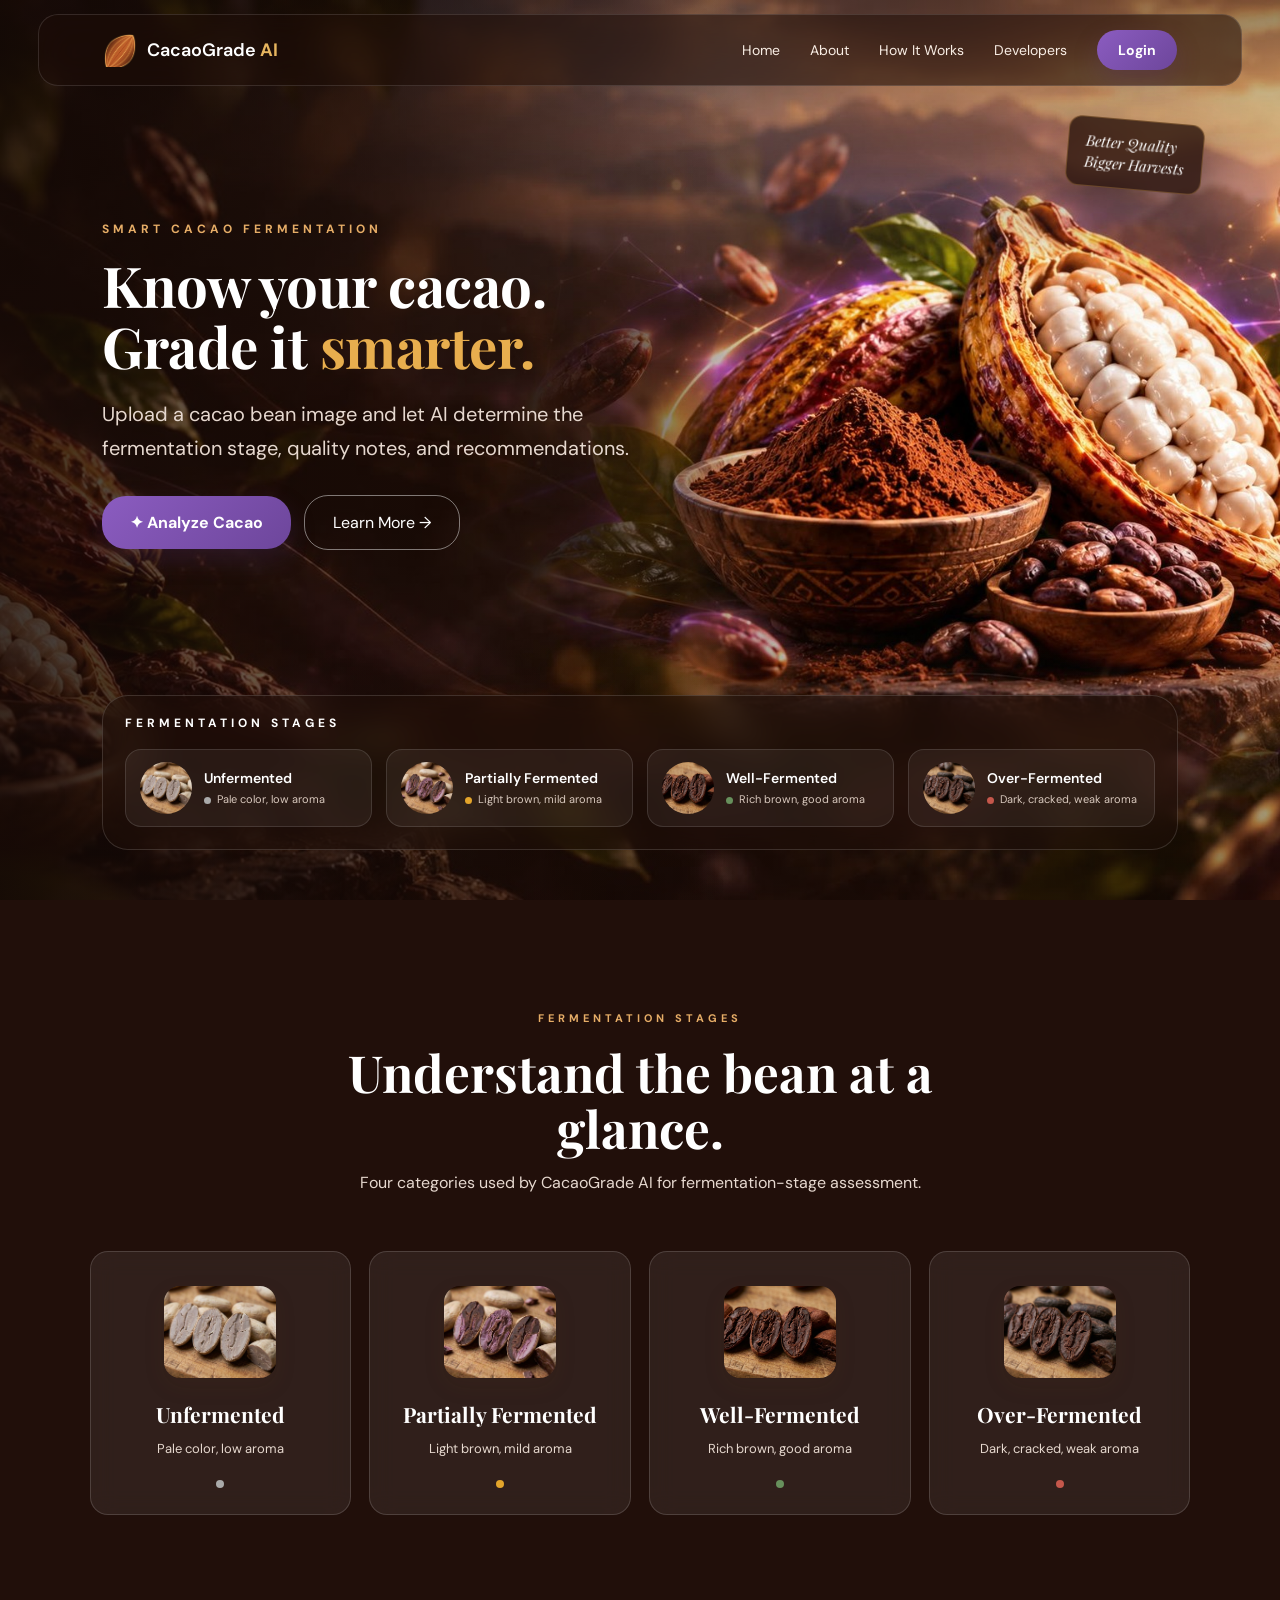
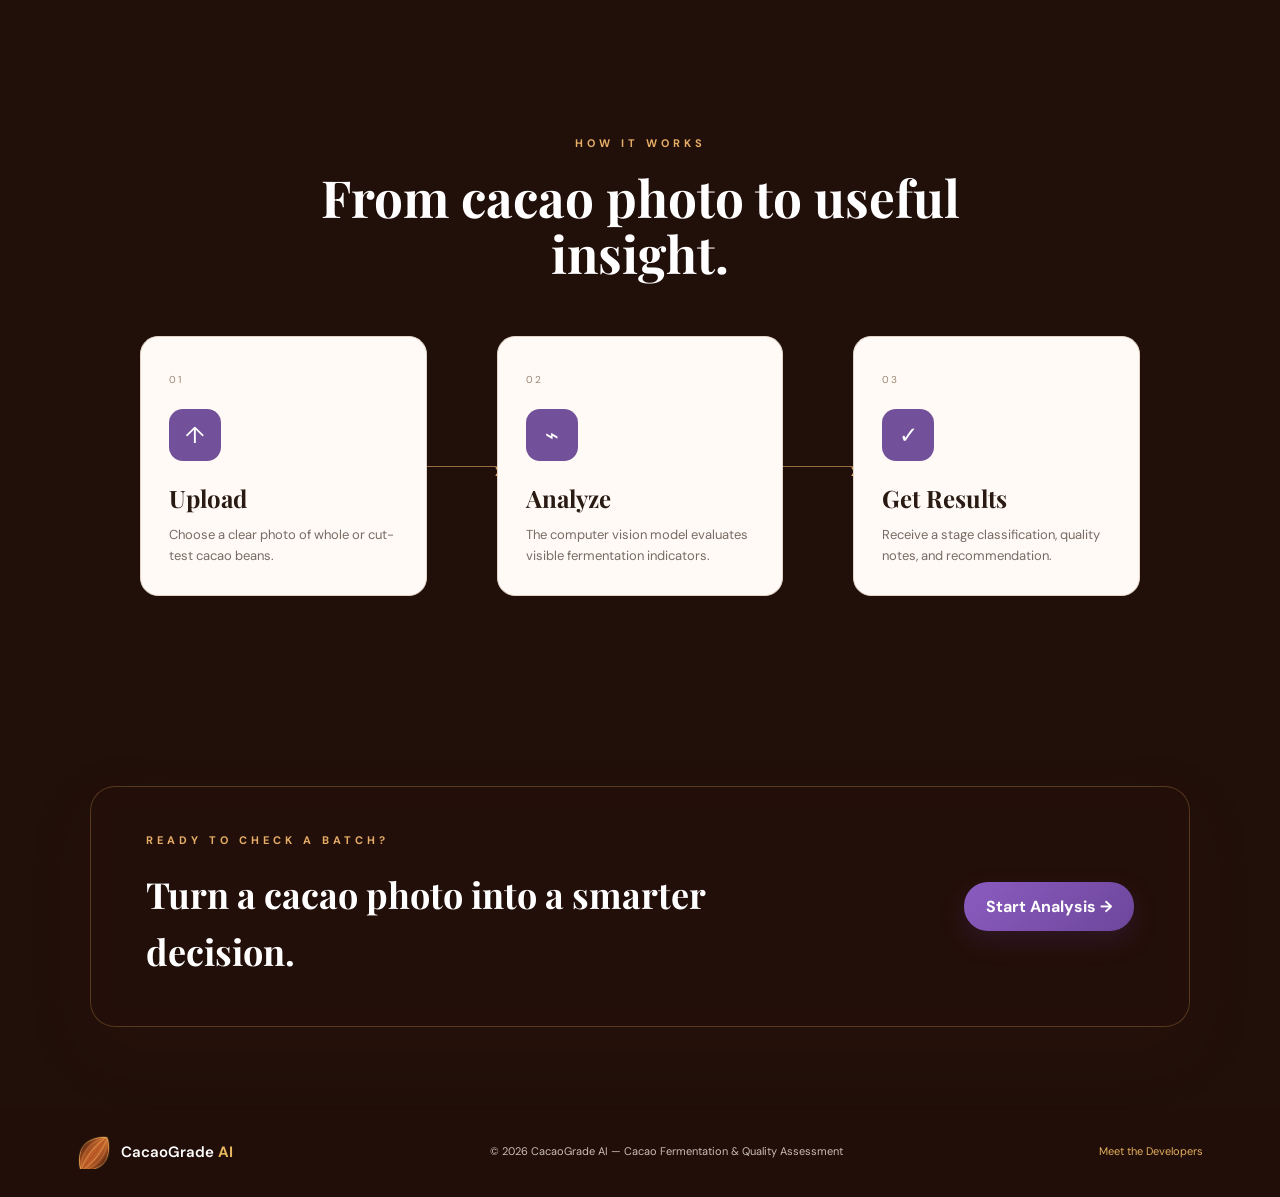
<file: frontend/html/index.html>
<!DOCTYPE html>
<html lang="en">

<head>
    <meta charset="UTF-8">
    <meta name="viewport" content="width=device-width, initial-scale=1.0">
    <title>CacaoGrade AI | Smart Cacao Fermentation</title>
    <link rel="preconnect" href="https://fonts.googleapis.com">
    <link rel="preconnect" href="https://fonts.gstatic.com" crossorigin>
    <link href="https://fonts.googleapis.com/css2?family=DM+Sans:wght@400;500;600;700&family=Playfair+Display:ital,wght@0,600;0,700;1,600&display=swap" rel="stylesheet">
    <link rel="stylesheet" href="../css/style.css">
</head>

<body>

    <header class="navbar" id="navbar">
        <a class="brand" href="#home">
            <span class="brand-mark"><img src="../images/cacaograde-logo-transparent.png" alt="CacaoGrade AI logo"></span>
            <span>CacaoGrade <b>AI</b></span>
        </a>

        <nav id="nav">
            <a href="#home">Home</a>
            <a href="#about">About</a>
            <a href="#how">How It Works</a>
            <button class="nav-link" id="developersBtn">Developers</button>
            <button class="login-btn" id="loginBtn">Login</button>
        </nav>

        <button class="hamburger" id="hamburger" aria-label="Open menu">
            <span></span><span></span><span></span>
        </button>
    </header>

    <main>
        <section class="hero" id="home">
            <div class="hero-copy reveal">
                <p class="eyebrow">SMART CACAO FERMENTATION</p>
                <h1>Know your cacao.<br>Grade it <em>smarter.</em></h1>
                <p class="hero-text">
                    Upload a cacao bean image and let AI determine the fermentation stage, quality notes, and recommendations.
                </p>
                <div class="hero-actions">
                    <button class="primary-btn" id="analyzeHeroBtn">✦ Analyze Cacao</button>
                    <a class="outline-btn" href="#how">Learn More →</a>
                </div>
            </div>

            <div class="scan-chip">Better Quality<br>Bigger Harvests</div>

            <div class="hero-stages" id="about">
                <p class="eyebrow">FERMENTATION STAGES</p>
                <div class="hero-stage-grid">
                    <article class="hs-card unfermented">
                        <img src="../images/unfermented-cacao.png" alt="Unfermented Cacao Bean">
                        <div>
                            <h3>Unfermented</h3>
                            <p>Pale color, low aroma</p>
                        </div>
                    </article>
                    <article class="hs-card partial">
                        <img src="../images/partially-fermented.png" alt="Partially Fermented Cacao Bean">
                        <div>
                            <h3>Partially Fermented</h3>
                            <p>Light brown, mild aroma</p>
                        </div>
                    </article>
                    <article class="hs-card well">
                        <img src="../images/well-fermented.png" alt="Well-Fermented Cacao Bean">
                        <div>
                            <h3>Well-Fermented</h3>
                            <p>Rich brown, good aroma</p>
                        </div>
                    </article>
                    <article class="hs-card over">
                        <img src="../images/over-fermented.png" alt="Over-Fermented Cacao Bean">
                        <div>
                            <h3>Over-Fermented</h3>
                            <p>Dark, cracked, weak aroma</p>
                        </div>
                    </article>
                </div>
            </div>
        </section>

        <section class="stages" id="about">
            <div class="section-head reveal">
                <p class="eyebrow brown">FERMENTATION STAGES</p>
                <h2>Understand the bean at a glance.</h2>
                <p>Four categories used by CacaoGrade AI for fermentation-stage assessment.</p>
            </div>

            <div class="stage-grid">
                <article class="stage-card unfermented reveal">
                    <div class="bean-image-wrapper">
                        <img src="../images/unfermented-cacao.png" alt="Unfermented Cacao Bean" class="bean-img">
                    </div>
                    <h3>Unfermented</h3>
                    <p>Pale color, low aroma</p>
                    <span class="stage-dot"></span>
                </article>

                <article class="stage-card partial reveal">
                    <div class="bean-image-wrapper">
                        <img src="../images/partially-fermented.png" alt="Partially Fermented Cacao Bean" class="bean-img">
                    </div>
                    <h3>Partially Fermented</h3>
                    <p>Light brown, mild aroma</p>
                    <span class="stage-dot"></span>
                </article>

                <article class="stage-card well reveal featured">
                    <div class="bean-image-wrapper">
                        <img src="../images/well-fermented.png" alt="Well-Fermented Cacao Bean" class="bean-img">
                    </div>
                    <h3>Well-Fermented</h3>
                    <p>Rich brown, good aroma</p>
                    <span class="stage-dot"></span>
                </article>

                <article class="stage-card over reveal">
                    <div class="bean-image-wrapper">
                        <img src="../images/over-fermented.png" alt="Over-Fermented Cacao Bean" class="bean-img">
                    </div>
                    <h3>Over-Fermented</h3>
                    <p>Dark, cracked, weak aroma</p>
                    <span class="stage-dot"></span>
                </article>
            </div>
        </section>

        <section class="how" id="how">
            <div class="section-head reveal">
                <p class="eyebrow violet">HOW IT WORKS</p>
                <h2>From cacao photo to useful insight.</h2>
            </div>

            <div class="steps">
                <div class="step reveal">
                    <span>01</span>
                    <div class="step-icon">↑</div>
                    <h3>Upload</h3>
                    <p>Choose a clear photo of whole or cut-test cacao beans.</p>
                </div>
                <div class="connector"></div>
                <div class="step reveal">
                    <span>02</span>
                    <div class="step-icon">⌁</div>
                    <h3>Analyze</h3>
                    <p>The computer vision model evaluates visible fermentation indicators.</p>
                </div>
                <div class="connector"></div>
                <div class="step reveal">
                    <span>03</span>
                    <div class="step-icon">✓</div>
                    <h3>Get Results</h3>
                    <p>Receive a stage classification, quality notes, and recommendation.</p>
                </div>
            </div>
        </section>

        <section class="cta-section">
            <div class="cta-card reveal">
                <div>
                    <p class="eyebrow">READY TO CHECK A BATCH?</p>
                    <h2>Turn a cacao photo into a smarter decision.</h2>
                </div>
                <button class="primary-btn" id="analyzeCtaBtn">Start Analysis →</button>
            </div>
        </section>
    </main>

    <footer>
        <div class="brand footer-brand"><span class="brand-mark"><img src="../images/cacaograde-logo-transparent.png" alt="CacaoGrade AI logo"></span><span>CacaoGrade <b>AI</b></span></div>
        <p>© 2026 CacaoGrade AI — Cacao Fermentation & Quality Assessment</p>
        <button class="footer-dev" id="developersFooterBtn">Meet the Developers</button>
    </footer>

    <!-- LOGIN / REGISTER MODAL -->
    <div class="modal-overlay" id="authOverlay">
        <div class="auth-modal">
            <button class="close-modal" data-close="authOverlay">×</button>

            <div class="auth-visual">
                <img src="../images/cacao-beans.png" alt="Cacao beans">
                <div class="auth-brand"><img src="../images/cacaograde-logo-transparent.png" alt="CacaoGrade AI logo" class="auth-brand-logo"> CacaoGrade AI</div>
                <div class="auth-quote">
                    <p>Better cacao today,<br><em>brighter harvests tomorrow.</em></p>
                </div>
            </div>

            <div class="auth-form">
                <div class="auth-tabs">
                    <button class="active" id="loginTab">Login</button>
                    <button id="registerTab">Register</button>
                </div>

                <form id="loginForm">
                    <h2>Welcome back.</h2>
                    <p class="form-note">Sign in to analyze cacao and manage your batch records.</p>

                    <label for="loginEmail">Email address</label>
                    <div class="input-wrap"><span>✉</span><input type="email" id="loginEmail" required placeholder="you@example.com"></div>

                    <label for="loginPassword">Password</label>
                    <div class="input-wrap"><span>⌑</span><input type="password" id="loginPassword" required placeholder="Enter password"><button type="button" class="eye" data-target="loginPassword">◉</button></div>

                    <div class="form-row"><label class="check"><input type="checkbox"> Remember me</label><a href="#" onclick="return false">Forgot password?</a></div>
                    <button class="primary-btn full" type="submit">Log In</button>

                    <div class="divider"><span>or continue with</span></div>
                    <div class="social-row">
                        <button type="button" class="social-btn"><span class="social-icon">G</span> Google</button>
                        <button type="button" class="social-btn"><span class="social-icon">f</span> Facebook</button>
                    </div>

                    <p class="switch-text">Don't have an account? <button type="button" id="toRegister">Register</button></p>
                </form>

                <form id="registerForm" class="hidden">
                    <h2>Create account.</h2>
                    <p class="form-note">Create your CacaoGrade AI account to save analysis records.</p>

                    <label for="regName">Full name</label>
                    <div class="input-wrap"><span>♙</span><input type="text" id="regName" required placeholder="Full name"></div>

                    <label for="regEmail">Email address</label>
                    <div class="input-wrap"><span>✉</span><input type="email" id="regEmail" required placeholder="you@example.com"></div>

                    <label for="regPassword">Password</label>
                    <div class="input-wrap"><span>⌑</span><input type="password" id="regPassword" required minlength="8" placeholder="At least 8 characters"><button type="button" class="eye" data-target="regPassword">◉</button></div>

                    <label for="regConfirm">Confirm password</label>
                    <div class="input-wrap"><span>⌑</span><input type="password" id="regConfirm" required placeholder="Repeat password"></div>

                    <label class="check consent"><input type="checkbox" required> I agree to the system terms and privacy notice.</label>
                    <button class="primary-btn full" type="submit">Create Account</button>
                    <p class="switch-text">Already have an account? <button type="button" id="toLogin">Login</button></p>
                </form>
            </div>
        </div>
    </div>

    <!-- ANALYSIS MODAL -->
    <div class="modal-overlay" id="analysisOverlay">
        <div class="analysis-modal">
            <button class="close-modal" data-close="analysisOverlay">×</button>
            <div class="analysis-head">
                <p class="eyebrow violet">CACAO ANALYSIS</p>
                <h2>Analyze a cacao image</h2>
                <p>Upload a clear image to simulate the CacaoGrade AI assessment.</p>
            </div>

            <div class="upload-area" id="uploadArea">
                <input type="file" id="cacaoFile" accept="image/png,image/jpeg,image/webp" hidden>
                <div class="upload-icon">↑</div>
                <h3>Drag & drop your image here</h3>
                <p>or</p>
                <button class="outline-btn" type="button" id="chooseImage">Choose Image</button>
                <small>JPG, PNG or WEBP</small>
                <img id="previewImage" class="preview hidden" alt="Selected cacao image">
            </div>

            <button class="primary-btn full" id="runAnalysis">Analyze Image</button>
            <div class="analysis-loading hidden" id="loading">
                <div class="loader"></div>
                <p>AI is analyzing fermentation indicators...</p>
            </div>
            <div class="result-card hidden" id="resultCard">
                <div class="result-image"><img id="resultImg" src="../images/cacao-beans.png" alt="Cacao result"></div>
                <div class="result-info">
                    <span class="result-badge">✓ AI ANALYSIS COMPLETE</span>
                    <h3>Well-Fermented</h3>
                    <p class="confidence">Confidence: <b>94.8%</b></p>
                    <hr>
                    <h4>Quality Assessment</h4>
                    <p>✓ Good fermentation indicators</p>
                    <p>✓ Desirable color development</p>
                    <p>✓ Suitable for further drying and storage</p>
                    <h4>Recommendation</h4>
                    <p>Continue proper drying and storage practices to maintain quality.</p>
                </div>
            </div>
        </div>
    </div>

    <!-- DEVELOPERS MODAL -->
    <div class="modal-overlay" id="developersOverlay">
        <div class="developers-modal">
            <button class="close-modal" data-close="developersOverlay">×</button>
            <div class="dev-head">
                <p class="eyebrow violet">THE TEAM BEHIND CACOGRADE AI</p>
                <h2>Meet the Developers</h2>
                <p>Three developers working together to bring smarter cacao assessment to the web.</p>
            </div>

            <div class="developer-grid">
                <article class="developer-card">
                    <div class="dev-photo placeholder-photo">RS</div>
                    <h3>Rico D. Respecia</h3>
                    <p>Developer</p>
                </article>
                <article class="developer-card">
                    <div class="dev-photo placeholder-photo">AC</div>
                    <h3>Ashley C. Cuarenta</h3>
                    <p>Developer</p>
                </article>
                <article class="developer-card">
                    <div class="dev-photo placeholder-photo">PC</div>
                    <h3>Princess Ivony P. Castillo</h3>
                    <p>Developer</p>
                </article>
            </div>

            <div class="dev-signature">Code + Cacao = Impact</div>
        </div>
    </div>

    <script src="../js/script.js"></script>
</body>

</html>
</file>
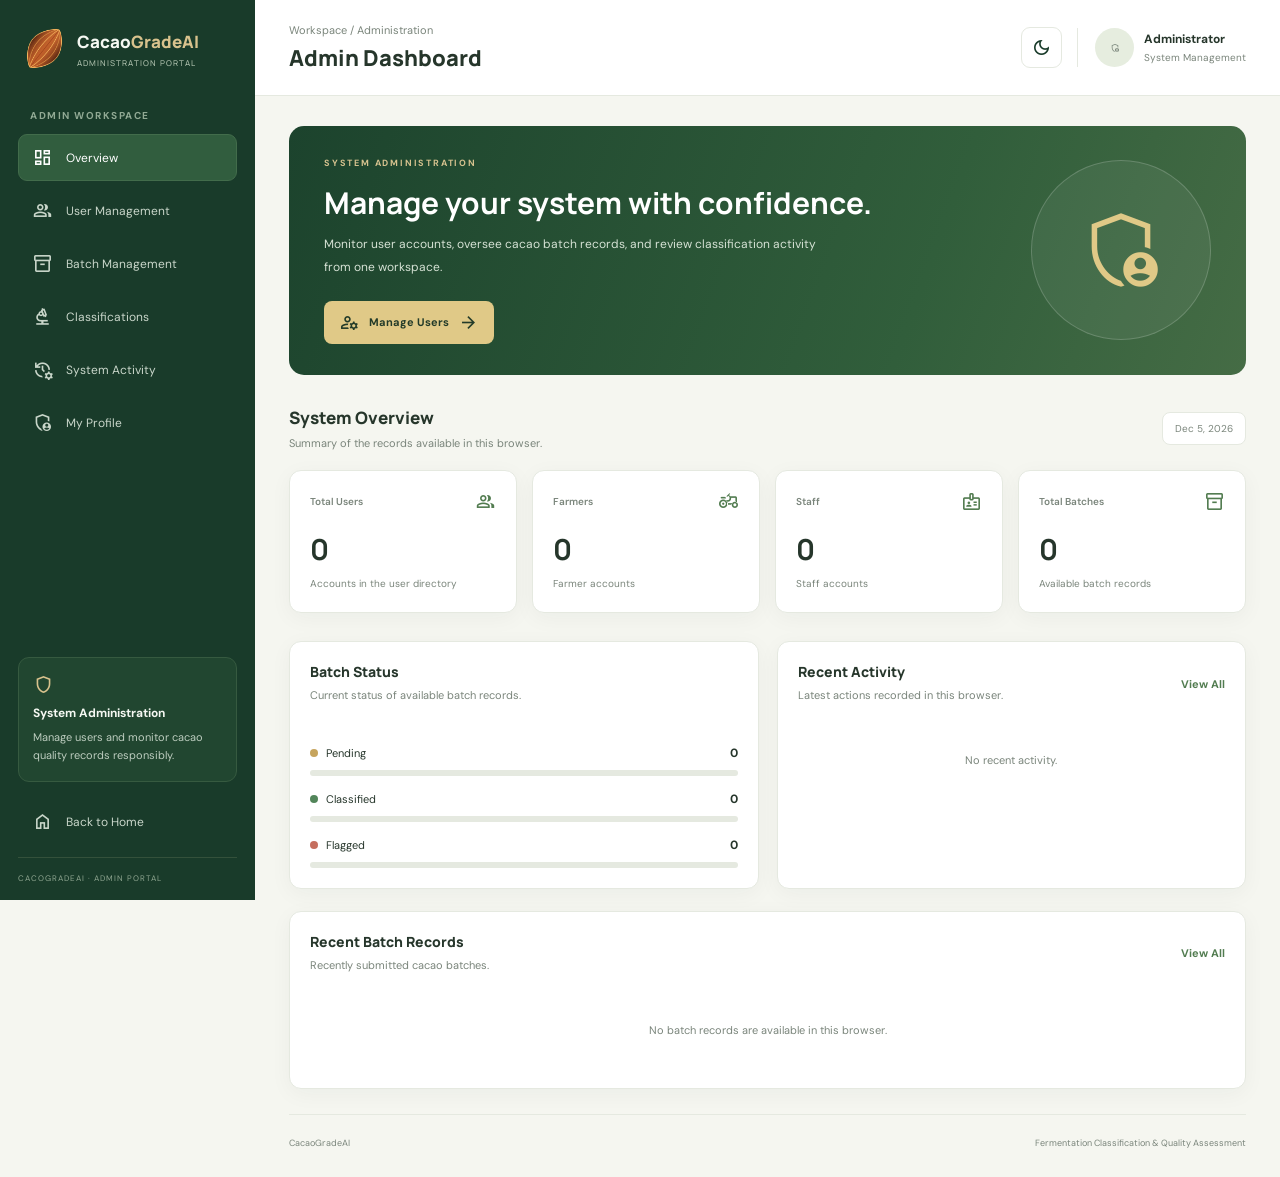
<file: frontend/html/admin_dashboard.html>
<!DOCTYPE html>
<html lang="en">
<head>
    <meta charset="UTF-8">
    <meta name="viewport" content="width=device-width, initial-scale=1.0">
    <meta name="theme-color" content="#193b2a">
    <title>Admin Dashboard | CacaoGradeAI</title>

    <link rel="preconnect" href="https://fonts.googleapis.com">
    <link rel="preconnect" href="https://fonts.gstatic.com" crossorigin>
    <link href="https://fonts.googleapis.com/css2?family=DM+Sans:wght@400;500;600;700&family=Manrope:wght@400;500;600;700;800&family=Material+Symbols+Outlined" rel="stylesheet">

    <link rel="stylesheet" href="../css/admin_dashboard.css">
    <script src="../js/admin_dashboard.js" defer></script>
</head>
<body>
<div class="admin-layout">
    <aside class="admin-sidebar" id="adminSidebar">
        <a href="../../index.html" class="admin-brand">
            <img src="../images/cacaograde-logo-transparent.png" alt="CacaoGradeAI logo">
            <span>Cacao<span class="admin-brand-accent">GradeAI</span>
                <small>ADMINISTRATION PORTAL</small>
            </span>
        </a>

        <p class="admin-sidebar-label">ADMIN WORKSPACE</p>

        <nav class="admin-navigation">
            <button class="admin-nav-link active" data-page="overview">
                <span class="material-symbols-outlined">dashboard</span>
                Overview
            </button>
            <button class="admin-nav-link" data-page="users">
                <span class="material-symbols-outlined">group</span>
                User Management
            </button>
            <button class="admin-nav-link" data-page="batches">
                <span class="material-symbols-outlined">inventory_2</span>
                Batch Management
            </button>
            <button class="admin-nav-link" data-page="classifications">
                <span class="material-symbols-outlined">biotech</span>
                Classifications
            </button>
            <button class="admin-nav-link" data-page="activity">
                <span class="material-symbols-outlined">manage_history</span>
                System Activity
            </button>
            <button class="admin-nav-link" data-page="profile">
                <span class="material-symbols-outlined">admin_panel_settings</span>
                My Profile
            </button>
        </nav>

        <div class="admin-sidebar-bottom">
            <div class="admin-security-card">
                <span class="material-symbols-outlined">shield</span>
                <strong>System Administration</strong>
                <p>Manage users and monitor cacao quality records responsibly.</p>
            </div>

            <a href="../../index.html" class="admin-nav-link">
                <span class="material-symbols-outlined">home</span>
                Back to Home
            </a>

            <p class="admin-sidebar-footer">CACOGRADEAI · ADMIN PORTAL</p>
        </div>
    </aside>

    <main class="admin-main">
        <header class="admin-topbar">
            <div class="admin-topbar-left">
                <button class="admin-icon-button admin-menu-toggle"
                        id="adminMenuToggle" type="button"
                        aria-label="Toggle navigation">
                    <span class="material-symbols-outlined">menu</span>
                </button>
                <div>
                    <p class="admin-breadcrumb">Workspace / Administration</p>
                    <h1 id="adminPageTitle">Admin Dashboard</h1>
                </div>
            </div>

            <div class="admin-topbar-right">
                <button class="admin-icon-button" id="adminThemeToggle"
                        type="button" aria-label="Enable dark mode"
                        title="Switch to dark mode">
                    <span class="material-symbols-outlined" id="adminThemeIcon">dark_mode</span>
                </button>

                <div class="admin-user-summary">
                    <div class="admin-user-avatar">
                        <span class="material-symbols-outlined">admin_panel_settings</span>
                    </div>
                    <div>
                        <strong>Administrator</strong>
                        <span>System Management</span>
                    </div>
                </div>
            </div>
        </header>

        <div class="admin-page-content">

            <!-- OVERVIEW -->
            <section class="admin-page active" id="overview">
                <div class="admin-welcome-banner">
                    <div>
                        <span class="admin-eyebrow">SYSTEM ADMINISTRATION</span>
                        <h2>Manage your system with confidence.</h2>
                        <p>Monitor user accounts, oversee cacao batch records, and review classification activity from one workspace.</p>
                        <button class="admin-primary-button" type="button" data-goto="users">
                            <span class="material-symbols-outlined">manage_accounts</span>
                            Manage Users
                            <span class="material-symbols-outlined">arrow_forward</span>
                        </button>
                    </div>
                    <div class="admin-welcome-art">
                        <span class="material-symbols-outlined">admin_panel_settings</span>
                    </div>
                </div>

                <div class="admin-section-heading">
                    <div>
                        <h2>System Overview</h2>
                        <p>Summary of the records available in this browser.</p>
                    </div>
                    <span class="admin-date-label" id="adminCurrentDate"></span>
                </div>

                <div class="admin-stats-grid">
                    <article class="admin-stat-card">
                        <div class="admin-stat-top">
                            <span>Total Users</span>
                            <span class="material-symbols-outlined">group</span>
                        </div>
                        <h3 id="adminTotalUsers">0</h3>
                        <p>Accounts in the user directory</p>
                    </article>

                    <article class="admin-stat-card">
                        <div class="admin-stat-top">
                            <span>Farmers</span>
                            <span class="material-symbols-outlined">agriculture</span>
                        </div>
                        <h3 id="adminFarmerCount">0</h3>
                        <p>Farmer accounts</p>
                    </article>

                    <article class="admin-stat-card">
                        <div class="admin-stat-top">
                            <span>Staff</span>
                            <span class="material-symbols-outlined">badge</span>
                        </div>
                        <h3 id="adminStaffCount">0</h3>
                        <p>Staff accounts</p>
                    </article>

                    <article class="admin-stat-card">
                        <div class="admin-stat-top">
                            <span>Total Batches</span>
                            <span class="material-symbols-outlined">inventory_2</span>
                        </div>
                        <h3 id="adminTotalBatches">0</h3>
                        <p>Available batch records</p>
                    </article>
                </div>

                <div class="admin-overview-grid">
                    <section class="admin-surface-card">
                        <div class="admin-section-heading admin-compact-heading">
                            <div>
                                <h2>Batch Status</h2>
                                <p>Current status of available batch records.</p>
                            </div>
                        </div>

                        <div class="admin-status-summary">
                            <div class="admin-status-row">
                                <span><i class="admin-status-dot pending-dot"></i>Pending</span>
                                <strong id="adminPendingCount">0</strong>
                            </div>
                            <div class="admin-status-track">
                                <div id="adminPendingBar" class="admin-status-fill pending-fill"></div>
                            </div>

                            <div class="admin-status-row">
                                <span><i class="admin-status-dot classified-dot"></i>Classified</span>
                                <strong id="adminClassifiedCount">0</strong>
                            </div>
                            <div class="admin-status-track">
                                <div id="adminClassifiedBar" class="admin-status-fill classified-fill"></div>
                            </div>

                            <div class="admin-status-row">
                                <span><i class="admin-status-dot flagged-dot"></i>Flagged</span>
                                <strong id="adminFlaggedCount">0</strong>
                            </div>
                            <div class="admin-status-track">
                                <div id="adminFlaggedBar" class="admin-status-fill flagged-fill"></div>
                            </div>
                        </div>
                    </section>

                    <section class="admin-surface-card">
                        <div class="admin-section-heading admin-compact-heading">
                            <div>
                                <h2>Recent Activity</h2>
                                <p>Latest actions recorded in this browser.</p>
                            </div>
                            <button class="admin-text-button" type="button" data-goto="activity">View All</button>
                        </div>
                        <div id="adminRecentActivity" class="admin-activity-list"></div>
                    </section>
                </div>

                <section class="admin-surface-card admin-recent-batches">
                    <div class="admin-section-heading admin-compact-heading">
                        <div>
                            <h2>Recent Batch Records</h2>
                            <p>Recently submitted cacao batches.</p>
                        </div>
                        <button class="admin-text-button" type="button" data-goto="batches">View All</button>
                    </div>
                    <div id="adminRecentBatches" class="admin-record-list"></div>
                </section>
            </section>

            <!-- USER MANAGEMENT -->
            <section class="admin-page" id="users">
                <div class="admin-section-heading">
                    <div>
                        <h2>User Management</h2>
                        <p>View and filter user directory records. Account creation and role changes require the backend.</p>
                    </div>
                </div>

                <section class="admin-surface-card">
                    <div class="admin-filter-row">
                        <div class="admin-search-box">
                            <span class="material-symbols-outlined">search</span>
                            <input id="adminUserSearch" type="search"
                                   placeholder="Search name, email, or ID"
                                   aria-label="Search users">
                        </div>

                        <select id="adminRoleFilter" aria-label="Filter by role">
                            <option value="all">All Roles</option>
                            <option value="Farmer">Farmer</option>
                            <option value="Staff">Staff</option>
                            <option value="Admin">Admin</option>
                        </select>
                    </div>

                    <div class="admin-table-wrap">
                        <table class="admin-table">
                            <thead>
                                <tr>
                                    <th>User</th>
                                    <th>Email</th>
                                    <th>Role</th>
                                    <th>Status</th>
                                    <th>Action</th>
                                </tr>
                            </thead>
                            <tbody id="adminUserTableBody"></tbody>
                        </table>
                    </div>

                    <p id="adminUsersEmpty" class="admin-empty-state" hidden>
                        No user records found.
                    </p>
                </section>
            </section>

            <!-- BATCH MANAGEMENT -->
            <section class="admin-page" id="batches">
                <div class="admin-section-heading">
                    <div>
                        <h2>Batch Management</h2>
                        <p>Review submitted batch records and their current status.</p>
                    </div>
                </div>

                <section class="admin-surface-card">
                    <div class="admin-filter-row">
                        <div class="admin-search-box">
                            <span class="material-symbols-outlined">search</span>
                            <input id="adminBatchSearch" type="search"
                                   placeholder="Search batch name or filename"
                                   aria-label="Search batch records">
                        </div>

                        <select id="adminBatchStatusFilter" aria-label="Filter batches">
                            <option value="all">All Statuses</option>
                            <option value="Pending">Pending</option>
                            <option value="Classified">Classified</option>
                            <option value="Flagged">Flagged</option>
                        </select>
                    </div>

                    <div class="admin-table-wrap">
                        <table class="admin-table">
                            <thead>
                                <tr>
                                    <th>Batch</th>
                                    <th>Date</th>
                                    <th>Classification</th>
                                    <th>Status</th>
                                    <th>Action</th>
                                </tr>
                            </thead>
                            <tbody id="adminBatchTableBody"></tbody>
                        </table>
                    </div>

                    <p id="adminBatchesEmpty" class="admin-empty-state" hidden>
                        No batch records found.
                    </p>
                </section>
            </section>

            <!-- CLASSIFICATIONS -->
            <section class="admin-page" id="classifications">
                <div class="admin-section-heading">
                    <div>
                        <h2>Classification Monitoring</h2>
                        <p>Review actual classification records received from the AI backend.</p>
                    </div>
                </div>

                <section class="admin-surface-card">
                    <div class="admin-notice">
                        <span class="material-symbols-outlined">info</span>
                        <p>Only records marked Classified and containing an actual stage from the backend should be treated as AI results.</p>
                    </div>
                    <div id="adminClassificationList" class="admin-classification-list"></div>
                </section>
            </section>

            <!-- SYSTEM ACTIVITY -->
            <section class="admin-page" id="activity">
                <div class="admin-section-heading">
                    <div>
                        <h2>System Activity</h2>
                        <p>Browser-local events displayed for this frontend session and stored activity.</p>
                    </div>
                    <button type="button" class="admin-secondary-button" id="adminClearActivity">
                        Clear Local Activity
                    </button>
                </div>

                <section class="admin-surface-card">
                    <div id="adminActivityList" class="admin-activity-list"></div>
                </section>
            </section>

            <!-- PROFILE -->
            <section class="admin-page" id="profile">
                <div class="admin-section-heading">
                    <div>
                        <h2>My Profile</h2>
                        <p>Administrator account overview.</p>
                    </div>
                </div>

                <section class="admin-surface-card admin-profile-card">
                    <div class="admin-profile-avatar">
                        <span class="material-symbols-outlined">admin_panel_settings</span>
                    </div>
                    <h2>Administrator</h2>
                    <p class="admin-profile-role">System Management</p>

                    <div class="admin-profile-divider"></div>

                    <div class="admin-profile-detail">
                        <span>Account Role</span>
                        <strong>Admin</strong>
                    </div>
                    <div class="admin-profile-detail">
                        <span>System</span>
                        <strong>CacaoGradeAI</strong>
                    </div>
                    <div class="admin-profile-detail">
                        <span>Workspace</span>
                        <strong>Administration</strong>
                    </div>
                </section>
            </section>

            <footer class="admin-footer">
                <span>CacaoGradeAI</span>
                <span>Fermentation Classification &amp; Quality Assessment</span>
            </footer>
        </div>
    </main>
</div>

<div class="admin-mobile-overlay" id="adminMobileOverlay"></div>

<dialog id="adminDetailsDialog" class="admin-dialog">
    <div class="admin-dialog-header">
        <h2 id="adminDialogTitle">Record Details</h2>
        <button type="button" class="admin-icon-button"
                id="adminCloseDialog" aria-label="Close details">
            <span class="material-symbols-outlined">close</span>
        </button>
    </div>
    <div id="adminDialogContent"></div>
</dialog>

</body>
</html>
</file>
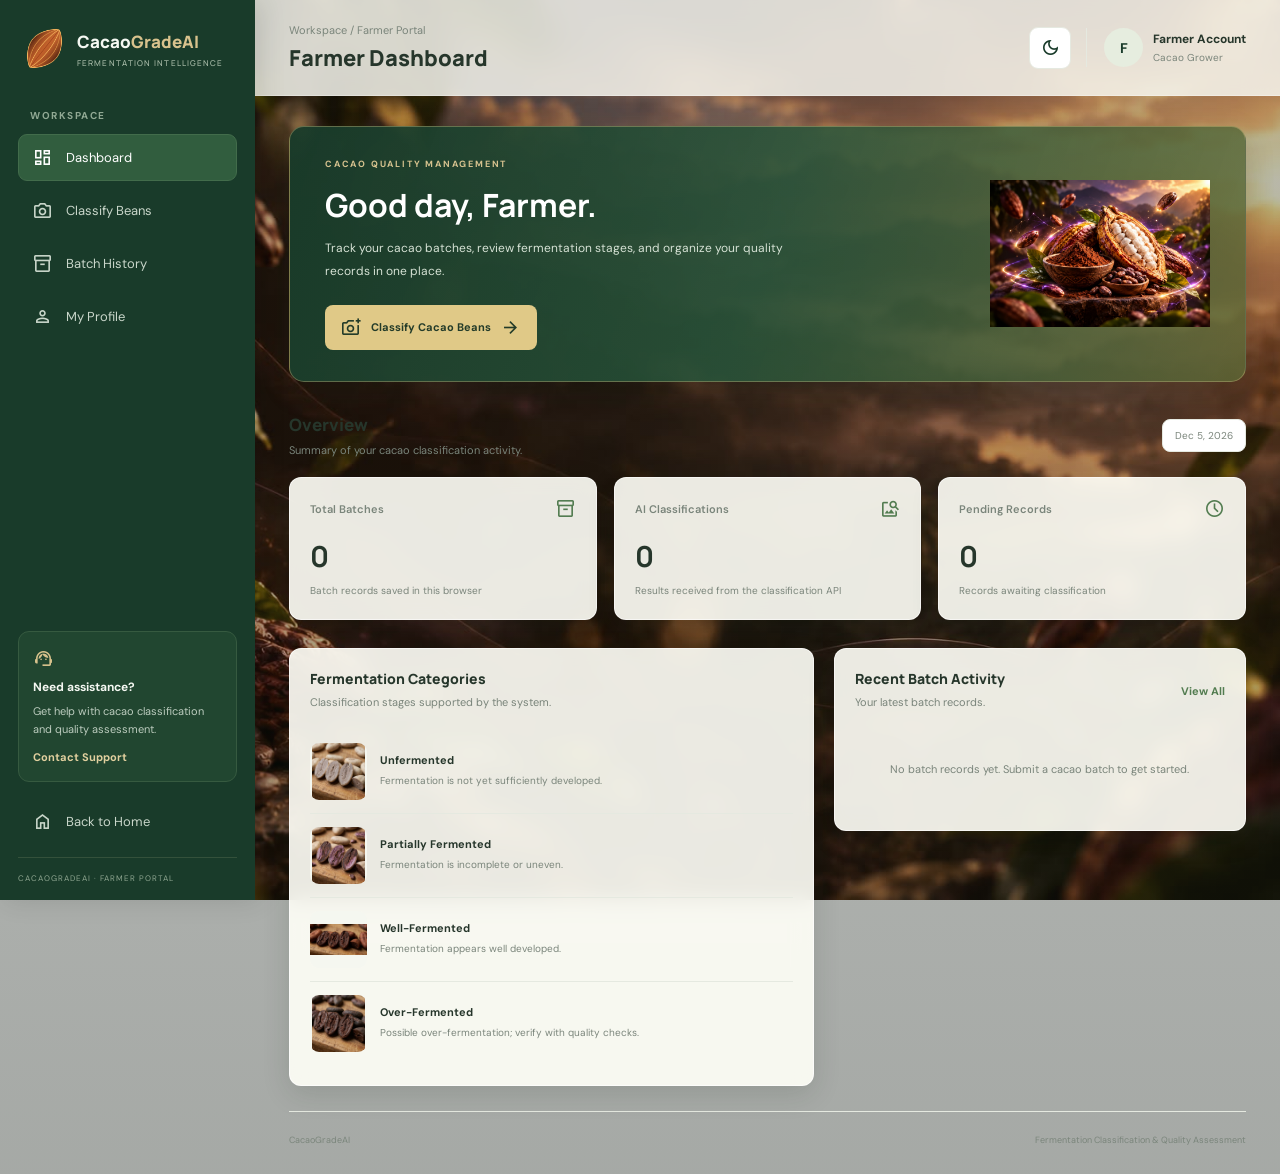
<file: frontend/html/farmer_dashboard.html>
<!DOCTYPE html>
<html lang="en">
<head>
    <meta charset="UTF-8">
    <meta name="viewport" content="width=device-width, initial-scale=1.0">
    <meta name="theme-color" content="#193b2a">
    <title>Farmer Dashboard | CacaoGradeAI</title>

    <link rel="preconnect" href="https://fonts.googleapis.com">
    <link rel="preconnect" href="https://fonts.gstatic.com" crossorigin>
    <link href="https://fonts.googleapis.com/css2?family=DM+Sans:wght@400;500;600;700&family=Manrope:wght@400;500;600;700;800&family=Material+Symbols+Outlined" rel="stylesheet">

    <link rel="stylesheet" href="../css/farmer_dashboard.css">
    <script src="../js/farmer_dashboard.js" defer></script>
</head>
<body>
<div class="app-layout">

    <aside class="sidebar" id="sidebar">
        <a href="../../index.html" class="brand">
            <img src="../images/cacaograde-logo-transparent.png" alt="CacaoGradeAI Logo">
            <span>Cacao<span class="brand-accent">GradeAI</span>
                <small>FERMENTATION INTELLIGENCE</small>
            </span>
        </a>

        <p class="sidebar-label">WORKSPACE</p>

        <nav class="navigation">
            <button class="nav-link active" data-page="overview">
                <span class="material-symbols-outlined">dashboard</span>
                Dashboard
            </button>
            <button class="nav-link" data-page="classify">
                <span class="material-symbols-outlined">photo_camera</span>
                Classify Beans
            </button>
            <button class="nav-link" data-page="history">
                <span class="material-symbols-outlined">inventory_2</span>
                Batch History
            </button>
            <button class="nav-link" data-page="profile">
                <span class="material-symbols-outlined">person</span>
                My Profile
            </button>
        </nav>

        <div class="sidebar-bottom">
            <div class="help-card">
                <span class="material-symbols-outlined">support_agent</span>
                <strong>Need assistance?</strong>
                <p>Get help with cacao classification and quality assessment.</p>
                <a href="mailto:cacaogradeai@gmail.com">Contact Support</a>
            </div>

            <a class="nav-link back-link" href="../../index.html">
                <span class="material-symbols-outlined">home</span>
                Back to Home
            </a>

            <p class="sidebar-footer">CACAOGRADEAI · FARMER PORTAL</p>
        </div>
    </aside>

    <main class="main-content">
        <header class="topbar">
            <div class="topbar-left">
                <button class="icon-button menu-toggle" id="menuToggle"
                        type="button" aria-label="Toggle navigation">
                    <span class="material-symbols-outlined">menu</span>
                </button>

                <div>
                    <p class="breadcrumb">Workspace / Farmer Portal</p>
                    <h1 id="pageTitle">Farmer Dashboard</h1>
                </div>
            </div>

            <div class="topbar-right">
                <button class="icon-button theme-toggle" id="themeToggle"
                        type="button" aria-label="Enable dark mode"
                        title="Switch to dark mode">
                    <span class="material-symbols-outlined" id="themeIcon">dark_mode</span>
                </button>

                <div class="user-summary">
                    <div class="user-avatar">F</div>
                    <div class="user-text">
                        <strong>Farmer Account</strong>
                        <span>Cacao Grower</span>
                    </div>
                </div>
            </div>
        </header>

        <div class="page-content">

            <section class="page-section active" id="overview">
                <div class="welcome-banner">
                    <div class="welcome-copy">
                        <span class="eyebrow">CACAO QUALITY MANAGEMENT</span>
                        <h2>Good day, Farmer.</h2>
                        <p>Track your cacao batches, review fermentation stages, and organize your quality records in one place.</p>
                        <button class="primary-button" type="button" data-goto="classify">
                            <span class="material-symbols-outlined">add_a_photo</span>
                            Classify Cacao Beans
                            <span class="material-symbols-outlined">arrow_forward</span>
                        </button>
                    </div>
                    <div class="welcome-visual">
                        <img src="../images/cacao-hero.png" alt="Cacao beans">
                    </div>
                </div>

                <div class="section-heading">
                    <div>
                        <h2>Overview</h2>
                        <p>Summary of your cacao classification activity.</p>
                    </div>
                    <span class="date-label" id="currentDate"></span>
                </div>

                <div class="stats-grid">
                    <article class="stat-card">
                        <div class="stat-top">
                            <span>Total Batches</span>
                            <span class="material-symbols-outlined">inventory_2</span>
                        </div>
                        <h3 id="totalBatches">0</h3>
                        <p>Batch records saved in this browser</p>
                    </article>

                    <article class="stat-card">
                        <div class="stat-top">
                            <span>AI Classifications</span>
                            <span class="material-symbols-outlined">image_search</span>
                        </div>
                        <h3 id="totalClassified">0</h3>
                        <p>Results received from the classification API</p>
                    </article>

                    <article class="stat-card">
                        <div class="stat-top">
                            <span>Pending Records</span>
                            <span class="material-symbols-outlined">schedule</span>
                        </div>
                        <h3 id="totalPending">0</h3>
                        <p>Records awaiting classification</p>
                    </article>
                </div>

                <div class="content-grid">
                    <section class="surface-card">
                        <div class="section-heading compact">
                            <div>
                                <h2>Fermentation Categories</h2>
                                <p>Classification stages supported by the system.</p>
                            </div>
                        </div>

                        <div class="category-list">
                            <article class="category-item">
                                <img src="../images/unfermented-cacao.png" alt="Unfermented cacao">
                                <div>
                                    <strong>Unfermented</strong>
                                    <p>Fermentation is not yet sufficiently developed.</p>
                                </div>
                            </article>

                            <article class="category-item">
                                <img src="../images/partially-fermented.png" alt="Partially fermented cacao">
                                <div>
                                    <strong>Partially Fermented</strong>
                                    <p>Fermentation is incomplete or uneven.</p>
                                </div>
                            </article>

                            <article class="category-item">
                                <img src="../images/well-fermented.png" alt="Well-fermented cacao">
                                <div>
                                    <strong>Well-Fermented</strong>
                                    <p>Fermentation appears well developed.</p>
                                </div>
                            </article>

                            <article class="category-item">
                                <img src="../images/over-fermented.png" alt="Over-fermented cacao">
                                <div>
                                    <strong>Over-Fermented</strong>
                                    <p>Possible over-fermentation; verify with quality checks.</p>
                                </div>
                            </article>
                        </div>
                    </section>

                    <section class="surface-card">
                        <div class="section-heading compact">
                            <div>
                                <h2>Recent Batch Activity</h2>
                                <p>Your latest batch records.</p>
                            </div>
                            <button class="text-button" type="button" data-goto="history">View All</button>
                        </div>
                        <div id="recentHistory" class="record-list"></div>
                    </section>
                </div>
            </section>

            <section class="page-section" id="classify">
                <div class="section-heading">
                    <div>
                        <h2>Classify Cacao Beans</h2>
                        <p>Upload a cut-test photo to submit it for classification.</p>
                    </div>
                </div>

                <div class="content-grid classify-grid">
                    <section class="surface-card">
                        <h2>Photo Submission</h2>
                        <p class="section-description">Provide your batch information and cacao image.</p>

                        <form id="classifyForm">
                            <div class="form-field">
                                <label for="batchName">Batch Name <span>*</span></label>
                                <input type="text" id="batchName" maxlength="80"
                                       placeholder="e.g. Cacao Batch 001" required>
                            </div>

                            <div class="form-field">
                                <label for="batchNotes">Batch Notes <small>Optional</small></label>
                                <textarea id="batchNotes" rows="3"
                                          placeholder="Add location or fermentation notes"></textarea>
                            </div>

                            <div class="upload-zone" id="uploadZone">
                                <span class="material-symbols-outlined upload-symbol">cloud_upload</span>
                                <h3>Upload Cut-Test Photo</h3>
                                <p>Choose a clear image of the cut cacao beans.</p>
                                <p class="file-guidance">JPG or PNG · Maximum 5 MB</p>

                                <label class="secondary-button file-picker" for="cacaoPhoto">
                                    Choose Image
                                </label>
                                <input type="file" id="cacaoPhoto"
                                       accept=".jpg,.jpeg,.png,image/jpeg,image/png" required>
                            </div>

                            <div class="preview-container" id="previewContainer" hidden>
                                <img id="imagePreview" alt="Selected cacao photo preview">
                                <div class="preview-info">
                                    <strong id="fileName"></strong>
                                    <span id="fileSize"></span>
                                </div>
                                <button type="button" class="icon-button" id="removePhoto"
                                        aria-label="Remove selected photo">
                                    <span class="material-symbols-outlined">close</span>
                                </button>
                            </div>

                            <p class="form-message" id="formMessage" role="status"></p>

                            <button class="primary-button submit-button" type="submit">
                                Submit Batch
                                <span class="material-symbols-outlined">arrow_forward</span>
                            </button>
                        </form>
                    </section>

                    <section class="surface-card">
                        <h2>Classification Result</h2>
                        <p class="section-description">The actual result will appear here when the classification API is connected.</p>

                        <div id="resultPlaceholder" class="empty-state">
                            <span class="material-symbols-outlined">document_search</span>
                            <strong>No Result Available</strong>
                            <p>Submit a batch. A real classification result requires a connected backend model.</p>
                        </div>

                        <div id="resultBox" hidden>
                            <span class="result-label">CLASSIFICATION RESULT</span>
                            <h3 id="resultStage"></h3>
                            <p id="resultNotes"></p>

                            <div class="confidence-row">
                                <span>Confidence Score</span>
                                <strong id="resultConfidence">Unavailable</strong>
                            </div>
                            <div class="confidence-track">
                                <div id="confidenceBar"></div>
                            </div>

                            <div class="recommendation">
                                <span class="material-symbols-outlined">lightbulb</span>
                                <div>
                                    <strong>Recommended Action</strong>
                                    <p id="resultRecommendation"></p>
                                </div>
                            </div>
                        </div>
                    </section>
                </div>
            </section>

            <section class="page-section" id="history">
                <div class="section-heading">
                    <div>
                        <h2>Batch History</h2>
                        <p>Review batch records created in this browser.</p>
                    </div>
                    <button class="secondary-button" id="clearHistory" type="button">
                        <span class="material-symbols-outlined">delete_sweep</span>
                        Clear Records
                    </button>
                </div>

                <section class="surface-card">
                    <div id="historyList" class="record-list"></div>
                </section>
            </section>

            <section class="page-section" id="profile">
                <div class="section-heading">
                    <div>
                        <h2>My Profile</h2>
                        <p>Farmer account information.</p>
                    </div>
                </div>

                <section class="surface-card profile-card">
                    <div class="large-avatar">
                        <span class="material-symbols-outlined">agriculture</span>
                    </div>
                    <h2>Farmer Account</h2>
                    <p class="profile-role">Farmer / Cacao Grower</p>
                    <div class="profile-divider"></div>
                    <div class="profile-detail">
                        <span>Account Role</span>
                        <strong>Farmer</strong>
                    </div>
                    <div class="profile-detail">
                        <span>System</span>
                        <strong>CacaoGradeAI</strong>
                    </div>
                </section>
            </section>

            <footer class="page-footer">
                <span>CacaoGradeAI</span>
                <span>Fermentation Classification &amp; Quality Assessment</span>
            </footer>
        </div>
    </main>
</div>

<div class="mobile-overlay" id="mobileOverlay"></div>
</body>
</html>
</file>
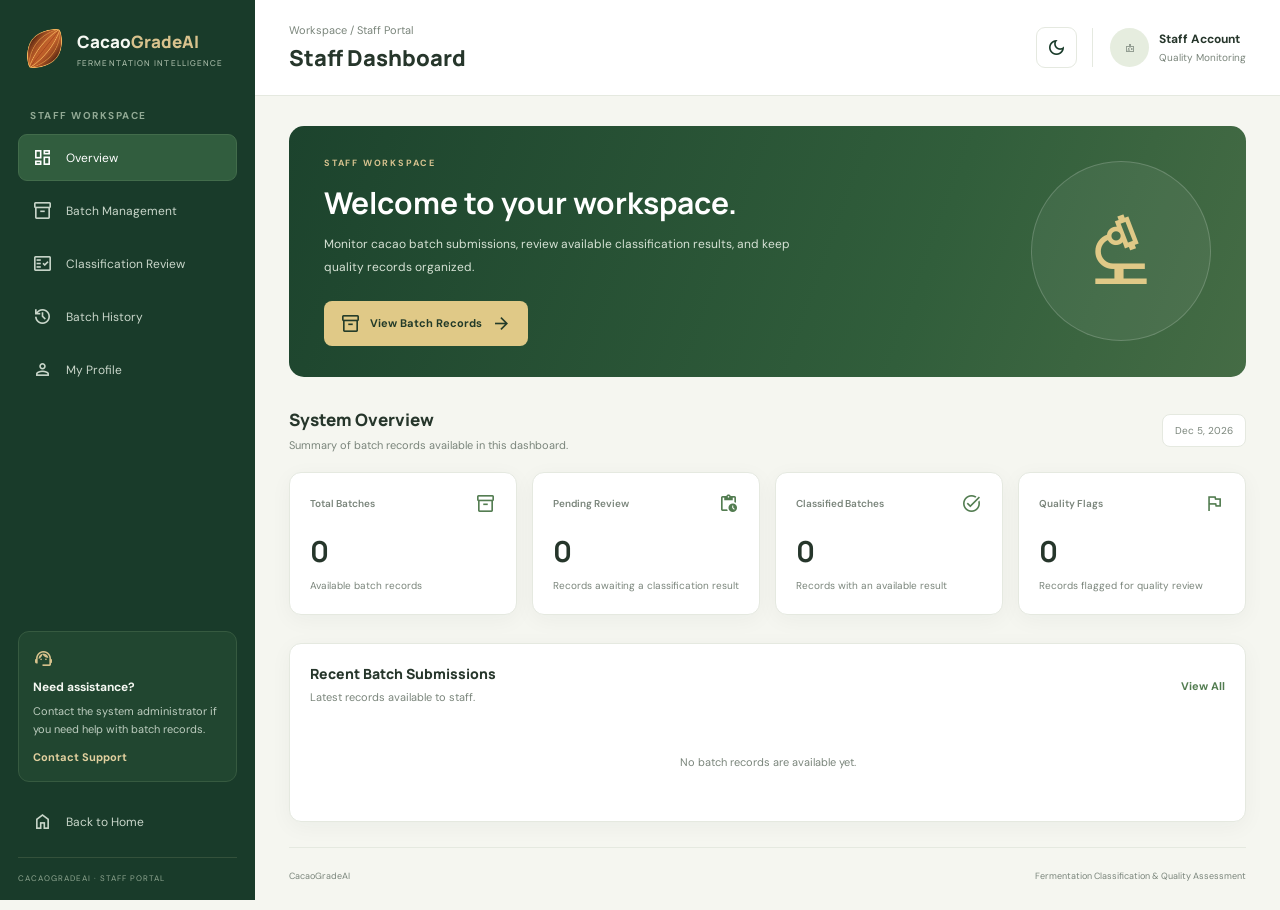
<file: frontend/html/staff_dashboard.html>
<!DOCTYPE html>
<html lang="en">

<head>
    <meta charset="UTF-8">
    <meta name="viewport" content="width=device-width, initial-scale=1.0">
    <meta name="theme-color" content="#193b2a">
    <title>Staff Dashboard | CacaoGradeAI</title>

    <link rel="preconnect" href="https://fonts.googleapis.com">
    <link rel="preconnect" href="https://fonts.gstatic.com" crossorigin>
    <link href="https://fonts.googleapis.com/css2?family=DM+Sans:wght@400;500;600;700&family=Manrope:wght@400;500;600;700;800&family=Material+Symbols+Outlined" rel="stylesheet">

    <link rel="stylesheet" href="../css/staff_dashboard.css">
    <script src="../js/staff_dashboard.js" defer></script>
</head>

<body>
    <div class="staff-layout">

        <aside class="staff-sidebar" id="staffSidebar">
            <a href="../../index.html" class="staff-brand">
                <img src="../images/cacaograde-logo-transparent.png" alt="CacaoGradeAI logo">
                <span>Cacao<span class="staff-brand-accent">GradeAI</span>
                <small>FERMENTATION INTELLIGENCE</small>
                </span>
            </a>

            <p class="staff-sidebar-label">STAFF WORKSPACE</p>

            <nav class="staff-navigation">
                <button class="staff-nav-link active" data-page="overview">
                <span class="material-symbols-outlined">dashboard</span>
                Overview
            </button>
                <button class="staff-nav-link" data-page="batches">
                <span class="material-symbols-outlined">inventory_2</span>
                Batch Management
            </button>
                <button class="staff-nav-link" data-page="review">
                <span class="material-symbols-outlined">fact_check</span>
                Classification Review
            </button>
                <button class="staff-nav-link" data-page="history">
                <span class="material-symbols-outlined">history</span>
                Batch History
            </button>
                <button class="staff-nav-link" data-page="profile">
                <span class="material-symbols-outlined">person</span>
                My Profile
            </button>
            </nav>

            <div class="staff-sidebar-bottom">
                <div class="staff-help-card">
                    <span class="material-symbols-outlined">support_agent</span>
                    <strong>Need assistance?</strong>
                    <p>Contact the system administrator if you need help with batch records.</p>
                    <a href="mailto:cacaogradeai@gmail.com">Contact Support</a>
                </div>

                <a href="../../index.html" class="staff-nav-link">
                    <span class="material-symbols-outlined">home</span> Back to Home
                </a>

                <p class="staff-sidebar-footer">CACAOGRADEAI · STAFF PORTAL</p>
            </div>
        </aside>

        <main class="staff-main">
            <header class="staff-topbar">
                <div class="staff-topbar-left">
                    <button class="staff-icon-button staff-menu-toggle" id="staffMenuToggle" type="button" aria-label="Toggle navigation">
                    <span class="material-symbols-outlined">menu</span>
                </button>

                    <div>
                        <p class="staff-breadcrumb">Workspace / Staff Portal</p>
                        <h1 id="staffPageTitle">Staff Dashboard</h1>
                    </div>
                </div>

                <div class="staff-topbar-right">
                    <button class="staff-icon-button" id="staffThemeToggle" type="button" aria-label="Enable dark mode" title="Switch to dark mode">
                    <span class="material-symbols-outlined" id="staffThemeIcon">dark_mode</span>
                </button>

                    <div class="staff-user-summary">
                        <div class="staff-user-avatar">
                            <span class="material-symbols-outlined">badge</span>
                        </div>
                        <div>
                            <strong>Staff Account</strong>
                            <span>Quality Monitoring</span>
                        </div>
                    </div>
                </div>
            </header>

            <div class="staff-page-content">

                <!-- OVERVIEW -->
                <section class="staff-page active" id="overview">
                    <div class="staff-welcome-banner">
                        <div>
                            <span class="staff-eyebrow">STAFF WORKSPACE</span>
                            <h2>Welcome to your workspace.</h2>
                            <p>Monitor cacao batch submissions, review available classification results, and keep quality records organized.</p>
                            <button class="staff-primary-button" type="button" data-goto="batches">
                            <span class="material-symbols-outlined">inventory_2</span>
                            View Batch Records
                            <span class="material-symbols-outlined">arrow_forward</span>
                        </button>
                        </div>
                        <div class="staff-welcome-art">
                            <span class="material-symbols-outlined">biotech</span>
                        </div>
                    </div>

                    <div class="staff-section-heading">
                        <div>
                            <h2>System Overview</h2>
                            <p>Summary of batch records available in this dashboard.</p>
                        </div>
                        <span class="staff-date-label" id="staffCurrentDate"></span>
                    </div>

                    <div class="staff-stats-grid">
                        <article class="staff-stat-card">
                            <div class="staff-stat-top">
                                <span>Total Batches</span>
                                <span class="material-symbols-outlined">inventory_2</span>
                            </div>
                            <h3 id="staffTotalBatches">0</h3>
                            <p>Available batch records</p>
                        </article>

                        <article class="staff-stat-card">
                            <div class="staff-stat-top">
                                <span>Pending Review</span>
                                <span class="material-symbols-outlined">pending_actions</span>
                            </div>
                            <h3 id="staffPendingBatches">0</h3>
                            <p>Records awaiting a classification result</p>
                        </article>

                        <article class="staff-stat-card">
                            <div class="staff-stat-top">
                                <span>Classified Batches</span>
                                <span class="material-symbols-outlined">task_alt</span>
                            </div>
                            <h3 id="staffClassifiedBatches">0</h3>
                            <p>Records with an available result</p>
                        </article>

                        <article class="staff-stat-card">
                            <div class="staff-stat-top">
                                <span>Quality Flags</span>
                                <span class="material-symbols-outlined">flag</span>
                            </div>
                            <h3 id="staffQualityFlags">0</h3>
                            <p>Records flagged for quality review</p>
                        </article>
                    </div>

                    <section class="staff-surface-card staff-recent-card">
                        <div class="staff-section-heading staff-compact-heading">
                            <div>
                                <h2>Recent Batch Submissions</h2>
                                <p>Latest records available to staff.</p>
                            </div>
                            <button class="staff-text-button" type="button" data-goto="batches">View All</button>
                        </div>
                        <div id="staffRecentList" class="staff-record-list"></div>
                    </section>
                </section>

                <!-- BATCH MANAGEMENT -->
                <section class="staff-page" id="batches">
                    <div class="staff-section-heading">
                        <div>
                            <h2>Batch Management</h2>
                            <p>Search and review the cacao batch records available to this account.</p>
                        </div>
                    </div>

                    <section class="staff-surface-card">
                        <div class="staff-filter-row">
                            <div class="staff-search-box">
                                <span class="material-symbols-outlined">search</span>
                                <input id="staffBatchSearch" type="search" placeholder="Search batch name or filename" aria-label="Search batch records">
                            </div>

                            <select id="staffStatusFilter" aria-label="Filter by status">
                            <option value="all">All Statuses</option>
                            <option value="Pending">Pending</option>
                            <option value="Classified">Classified</option>
                            <option value="Flagged">Flagged</option>
                        </select>
                        </div>

                        <div class="staff-table-wrap">
                            <table class="staff-table">
                                <thead>
                                    <tr>
                                        <th>Batch Details</th>
                                        <th>Date Submitted</th>
                                        <th>Classification</th>
                                        <th>Status</th>
                                        <th>Action</th>
                                    </tr>
                                </thead>
                                <tbody id="staffBatchTableBody"></tbody>
                            </table>
                        </div>

                        <p id="staffBatchEmpty" class="staff-empty-state" hidden>
                            No matching batch records are available.
                        </p>
                    </section>
                </section>

                <!-- CLASSIFICATION REVIEW -->
                <section class="staff-page" id="review">
                    <div class="staff-section-heading">
                        <div>
                            <h2>Classification Review</h2>
                            <p>Inspect the classification data returned by the connected AI service.</p>
                        </div>
                    </div>

                    <section class="staff-surface-card">
                        <div class="staff-review-notice">
                            <span class="material-symbols-outlined">info</span>
                            <p>Only results actually received from the backend should be reviewed as AI classifications. Pending records do not contain a confirmed prediction.</p>
                        </div>

                        <div id="staffReviewList" class="staff-review-list"></div>
                    </section>
                </section>

                <!-- BATCH HISTORY -->
                <section class="staff-page" id="history">
                    <div class="staff-section-heading">
                        <div>
                            <h2>Batch History</h2>
                            <p>Chronological record of available batch submissions and results.</p>
                        </div>
                    </div>

                    <section class="staff-surface-card">
                        <div id="staffHistoryList" class="staff-record-list"></div>
                    </section>
                </section>

                <!-- PROFILE -->
                <section class="staff-page" id="profile">
                    <div class="staff-section-heading">
                        <div>
                            <h2>My Profile</h2>
                            <p>Staff account overview.</p>
                        </div>
                    </div>

                    <section class="staff-surface-card staff-profile-card">
                        <div class="staff-profile-avatar">
                            <span class="material-symbols-outlined">badge</span>
                        </div>
                        <h2>Staff Account</h2>
                        <p class="staff-profile-role">Quality Monitoring</p>

                        <div class="staff-profile-divider"></div>

                        <div class="staff-profile-detail">
                            <span>Account Role</span>
                            <strong>Staff</strong>
                        </div>
                        <div class="staff-profile-detail">
                            <span>System</span>
                            <strong>CacaoGradeAI</strong>
                        </div>
                        <div class="staff-profile-detail">
                            <span>Workspace</span>
                            <strong>Batch Monitoring</strong>
                        </div>
                    </section>
                </section>

                <footer class="staff-footer">
                    <span>CacaoGradeAI</span>
                    <span>Fermentation Classification &amp; Quality Assessment</span>
                </footer>
            </div>
        </main>
    </div>

    <div class="staff-mobile-overlay" id="staffMobileOverlay"></div>

    <!-- BATCH DETAIL DIALOG -->
    <dialog id="staffBatchDialog" class="staff-dialog">
        <div class="staff-dialog-header">
            <h2>Batch Details</h2>
            <button type="button" class="staff-icon-button" id="staffCloseDialog" aria-label="Close batch details">
            <span class="material-symbols-outlined">close</span>
        </button>
        </div>
        <div id="staffDialogContent"></div>
    </dialog>

</body>

</html>
</file>
<file: frontend/css/style.css>
* {
    box-sizing: border-box;
    margin: 0;
    padding: 0;
}

:root {
    --brown-950: #1d0e09;
    --brown-900: #29130c;
    --brown-800: #3b1d12;
    --brown-700: #59301e;
    --brown-500: #8b5132;
    --cream: #fbf6ef;
    --cream-2: #f2e8db;
    --gold: #dca650;
    --violet: #7852a9;
    --violet-dark: #57357f;
    --green: #64895b;
    --red: #bd6257;
    --text: #2a1a14;
    --muted: #776b64;
    --white: #fff;
}

html {
    scroll-behavior: smooth;
}

body {
    font-family: 'DM Sans', sans-serif;
    color: var(--text);
    background: var(--cream);
    line-height: 1.6;
    overflow-x: hidden;
}

button,
a {
    font: inherit;
}

button {
    cursor: pointer;
    border: 0;
}

a {
    text-decoration: none;
    color: inherit;
}

.navbar {
    height: 72px;
    position: fixed;
    top: 0;
    left: 0;
    right: 0;
    z-index: 100;
    background: rgba(38, 18, 11, .92);
    backdrop-filter: blur(16px);
    display: flex;
    align-items: center;
    justify-content: space-between;
    padding: 0 5%;
    border-bottom: 1px solid rgba(255, 255, 255, .09);
}

.brand {
    display: flex;
    align-items: center;
    gap: 10px;
    color: #fff;
    font-size: 18px;
    font-weight: 600;
}

.brand b {
    color: #e7b55f;
}

.brand-mark {
    width: 34px;
    height: 34px;
    display: grid;
    place-items: center;
    overflow: hidden;
}

.brand-mark img {
    width: 100%;
    height: 100%;
    object-fit: contain;
}

nav {
    display: flex;
    align-items: center;
    gap: 30px;
    color: #f9eee5;
    font-size: 14px;
}

nav a,
nav .nav-link {
    background: none;
    color: inherit;
    position: relative;
}

nav a:hover,
nav .nav-link:hover {
    color: #e8b765;
}

.login-btn,
.primary-btn {
    background: linear-gradient(135deg, #8b5cc0, #6d469b);
    color: #fff;
    padding: 12px 22px;
    border-radius: 24px;
    font-weight: 700;
    box-shadow: 0 10px 25px rgba(88, 50, 124, .25);
    transition: .25s;
}

.login-btn {
    padding: 9px 21px;
}

.primary-btn:hover,
.login-btn:hover {
    transform: translateY(-2px);
    box-shadow: 0 14px 30px rgba(88, 50, 124, .32);
}

.hamburger {
    display: none;
    background: none;
}

.hamburger span {
    display: block;
    width: 25px;
    height: 2px;
    background: #fff;
    margin: 5px;
}

.hero {
    min-height: 100vh;
    padding: 130px 8% 80px;
    background: linear-gradient(90deg, rgba(29, 14, 9, .88) 0%, rgba(29, 14, 9, .6) 45%, rgba(29, 14, 9, .2) 100%), url("../images/cacao-landing-bg.png") center / cover no-repeat;
    color: #fff;
    display: grid;
    grid-template-columns: 1fr 1fr;
    gap: 40px;
    align-items: center;
    position: relative;
    overflow: hidden;
}

.hero:before {
    content: none;
}

.hero-copy,
.hero-art {
    position: relative;
    z-index: 2;
}

.eyebrow {
    font-size: 11px;
    letter-spacing: 4px;
    color: #e6ad67;
    font-weight: 700;
    margin-bottom: 16px;
}

.eyebrow.brown {
    color: #8c5637;
}

.eyebrow.violet {
    color: #76509e;
}

.hero h1 {
    font-family: 'Playfair Display', serif;
    font-size: clamp(46px, 6vw, 78px);
    line-height: 1.04;
    letter-spacing: -2px;
    margin-bottom: 22px;
}

.hero h1 em {
    color: #e8ae4e;
    font-style: italic;
}

.hero-text {
    max-width: 560px;
    color: #e6d8cf;
    font-size: 16px;
    line-height: 1.8;
    margin-bottom: 28px;
}

.hero-actions {
    display: flex;
    gap: 13px;
    align-items: center;
}

.outline-btn {
    display: inline-flex;
    align-items: center;
    justify-content: center;
    padding: 11px 20px;
    border: 1px solid rgba(255, 255, 255, .45);
    border-radius: 24px;
    background: transparent;
    color: inherit;
    transition: .25s;
}

.outline-btn:hover {
    background: rgba(255, 255, 255, .08);
    transform: translateY(-2px);
}

.mini-stats {
    display: flex;
    gap: 30px;
    margin-top: 45px;
}

.mini-stats div {
    border-left: 1px solid rgba(255, 255, 255, .2);
    padding-left: 14px;
}

.mini-stats strong {
    display: block;
    color: #efb35a;
    font-size: 20px;
}

.mini-stats span {
    font-size: 11px;
    color: #cbbdb4;
}

.hero-art {
    min-height: 540px;
    display: grid;
    place-items: center;
}

.hero-image-wrap {
    width: min(700px, 100%);
    border-radius: 0;
    overflow: visible;
    box-shadow: none;
    transform: none;
    animation: float 6s ease-in-out infinite;
    -webkit-mask-image: radial-gradient(ellipse at center, #000 52%, transparent 100%);
    mask-image: radial-gradient(ellipse at center, #000 52%, transparent 100%);
}

.hero-image-wrap img {
    display: block;
    width: 100%;
    height: auto;
    max-height: 560px;
    object-fit: contain;
}

.orbit {
    position: absolute;
    border: 1px solid rgba(221, 166, 80, .35);
    border-radius: 50%;
    width: 480px;
    height: 480px;
    animation: spin 18s linear infinite;
}

.orbit-b {
    width: 390px;
    height: 390px;
    border-color: rgba(122, 82, 169, .35);
    animation-direction: reverse;
    animation-duration: 14s;
}

.scan-chip,
.quality-chip {
    position: absolute;
    background: rgba(36, 16, 10, .78);
    backdrop-filter: blur(10px);
    border: 1px solid rgba(222, 166, 80, .3);
    border-radius: 13px;
    padding: 13px 17px;
    color: #e8bb73;
    box-shadow: 0 12px 35px rgba(0, 0, 0, .25);
}

.scan-chip {
    top: 45px;
    right: 0;
    font-size: 9px;
    letter-spacing: 2px;
    transform: rotate(5deg);
}

.quality-chip {
    bottom: 35px;
    left: 0;
    display: flex;
    gap: 10px;
    align-items: center;
}

.quality-chip small {
    display: block;
    font-size: 8px;
    letter-spacing: 1px;
    color: #c9b7ab;
}

.quality-chip b {
    font-size: 12px;
    color: #fff;
}

.pulse-dot {
    width: 9px;
    height: 9px;
    border-radius: 50%;
    background: #72a266;
    box-shadow: 0 0 0 7px rgba(114, 162, 102, .1);
    animation: pulse 1.8s infinite;
}

.floating-beans {
    position: absolute;
    inset: 0;
    pointer-events: none;
}

.floating-beans span {
    position: absolute;
    width: 17px;
    height: 27px;
    border-radius: 50%;
    background: #7e4224;
    opacity: .7;
    box-shadow: inset 4px -5px 7px rgba(0, 0, 0, .35);
    animation: beanFloat 7s ease-in-out infinite;
}

.floating-beans span:nth-child(1) {
    top: 15%;
    right: 28%;
}

.floating-beans span:nth-child(2) {
    top: 30%;
    right: 5%;
    animation-delay: 1s;
}

.floating-beans span:nth-child(3) {
    bottom: 18%;
    right: 40%;
    animation-delay: 2s;
}

.floating-beans span:nth-child(4) {
    top: 20%;
    left: 42%;
    animation-delay: 3s;
}

.floating-beans span:nth-child(5) {
    bottom: 25%;
    left: 8%;
    animation-delay: 4s;
}

.stages {
    padding: 110px 7%;
    background: var(--cream);
}

.section-head {
    text-align: center;
    max-width: 700px;
    margin: 0 auto 55px;
}

.section-head h2 {
    font-family: 'Playfair Display', serif;
    font-size: clamp(35px, 4vw, 53px);
    line-height: 1.1;
    margin-bottom: 14px;
}

.section-head>p:last-child {
    color: var(--muted);
}

.stage-grid {
    display: grid;
    grid-template-columns: repeat(4, 1fr);
    gap: 18px;
    max-width: 1250px;
    margin: auto;
}

.stage-card {
    min-height: 260px;
    padding: 30px 22px 26px;
    border: 1px solid #e2d7cb;
    border-radius: 18px;
    background: #f2efe9;
    position: relative;
    transition: .3s;
    overflow: hidden;
    display: flex;
    flex-direction: column;
    align-items: center;
    text-align: center;
}

.stage-card:hover {
    transform: translateY(-8px);
    box-shadow: 0 20px 45px rgba(71, 42, 25, .12);
}

.stage-card.partial {
    background: #fbead0;
    border-color: #f0d9ad;
}

.stage-card.well {
    background: #e7efe0;
    border-color: #cfe0c0;
}

.stage-card.over {
    background: #f7e2df;
    border-color: #eec7c1;
}

.bean-image-wrapper {
    width: 112px;
    height: 92px;
    border-radius: 16px;
    overflow: hidden;
    margin: 4px 0 20px;
    box-shadow: 0 8px 20px rgba(71, 42, 25, .15);
}

.bean-img {
    width: 100%;
    height: 100%;
    object-fit: cover;
    display: block;
}

.stage-card h3 {
    font-family: 'Playfair Display', serif;
    font-size: 21px;
    margin-bottom: 8px;
}

.stage-card p {
    font-size: 13px;
    color: var(--muted);
    margin-bottom: 20px;
}

.stage-dot {
    margin-top: auto;
    width: 8px;
    height: 8px;
    border-radius: 50%;
    background: #aaa;
}

.partial .stage-dot {
    background: #e4a52b;
}

.well .stage-dot {
    background: #67905c;
}

.over .stage-dot {
    background: #c5574b;
}

.how {
    padding: 110px 7%;
    background: #f0e6da;
}

.steps {
    max-width: 1000px;
    margin: auto;
    display: grid;
    grid-template-columns: 1fr 70px 1fr 70px 1fr;
    align-items: center;
}

.step {
    background: #fffaf5;
    border: 1px solid #e2d5c7;
    padding: 28px;
    border-radius: 18px;
    min-height: 240px;
}

.step>span {
    font-size: 10px;
    letter-spacing: 2px;
    color: #9b8575;
}

.step-icon {
    width: 52px;
    height: 52px;
    border-radius: 14px;
    background: #72509a;
    color: #fff;
    display: grid;
    place-items: center;
    font-size: 23px;
    margin: 18px 0;
}

.step h3 {
    font-family: 'Playfair Display', serif;
    font-size: 24px;
    margin-bottom: 8px;
}

.step p {
    font-size: 13px;
    color: var(--muted);
}

.connector {
    height: 1px;
    background: #bba894;
    position: relative;
}

.connector:after {
    content: "›";
    position: absolute;
    right: -4px;
    top: -15px;
    font-size: 25px;
    color: #7b5a42;
}

.cta-section {
    padding: 80px 7%;
    background: var(--cream);
}

.cta-card {
    max-width: 1150px;
    margin: auto;
    background: linear-gradient(120deg, #32170e, #5b2c1b);
    color: #fff;
    border-radius: 25px;
    padding: 45px 55px;
    display: flex;
    align-items: center;
    justify-content: space-between;
    gap: 25px;
    box-shadow: 0 25px 60px rgba(62, 29, 14, .2);
}

.cta-card h2 {
    font-family: 'Playfair Display', serif;
    font-size: 36px;
    max-width: 650px;
}

footer {
    padding: 28px 6%;
    background: #210f0a;
    color: #cbbdb4;
    display: flex;
    justify-content: space-between;
    align-items: center;
    gap: 20px;
    font-size: 11px;
}

.footer-dev {
    background: none;
    color: #e5af5e;
}

.footer-brand {
    font-size: 15px;
}

.modal-overlay {
    position: fixed;
    inset: 0;
    background: rgba(18, 8, 5, .72);
    backdrop-filter: blur(10px);
    z-index: 500;
    display: grid;
    place-items: center;
    padding: 20px;
    opacity: 0;
    visibility: hidden;
    transition: .25s;
}

.modal-overlay.active {
    opacity: 1;
    visibility: visible;
}

.auth-modal {
    width: min(900px, 100%);
    background: #fffaf5;
    border-radius: 25px;
    overflow: hidden;
    display: grid;
    grid-template-columns: .85fr 1.15fr;
    box-shadow: 0 35px 100px rgba(0, 0, 0, .45);
    position: relative;
    animation: modalIn .35s ease;
}

.close-modal {
    position: absolute;
    right: 18px;
    top: 14px;
    background: rgba(255, 255, 255, .8);
    width: 34px;
    height: 34px;
    border-radius: 50%;
    z-index: 4;
    font-size: 23px;
    color: #493025;
}

.auth-visual {
    min-height: 590px;
    background: #2c140c;
    position: relative;
    overflow: hidden;
    color: #fff;
}

.auth-visual img {
    width: 100%;
    height: 100%;
    object-fit: cover;
    opacity: .55;
}

.auth-visual:after {
    content: "";
    position: absolute;
    inset: 0;
    background: linear-gradient(180deg, rgba(35, 14, 8, .2), rgba(35, 14, 8, .9));
}

.auth-brand,
.auth-quote {
    position: absolute;
    z-index: 2;
    left: 28px;
}

.auth-brand {
    top: 25px;
    font-weight: 700;
    display: flex;
    align-items: center;
    gap: 8px;
}

.auth-brand-logo {
    width: 26px;
    height: 26px;
    object-fit: contain;
}

.auth-quote {
    bottom: 45px;
    font-family: 'Playfair Display', serif;
    font-size: 28px;
}

.auth-quote em {
    color: #e8af55;
}

.auth-form {
    padding: 55px 48px;
}

.auth-tabs {
    display: flex;
    border-bottom: 1px solid #dfd3c8;
    margin-bottom: 35px;
}

.auth-tabs button {
    background: none;
    padding: 0 20px 13px;
    color: #8b7b70;
    position: relative;
}

.auth-tabs button.active {
    color: #5f3b7e;
    font-weight: 700;
}

.auth-tabs button.active:after {
    content: "";
    position: absolute;
    left: 20px;
    right: 20px;
    bottom: -1px;
    height: 2px;
    background: #76509f;
}

.auth-form h2,
.analysis-modal h2,
.developers-modal h2 {
    font-family: 'Playfair Display', serif;
    font-size: 34px;
}

.form-note {
    font-size: 12px;
    color: var(--muted);
    margin: 7px 0 25px;
}

.auth-form label {
    display: block;
    font-size: 11px;
    font-weight: 600;
    margin: 14px 0 7px;
    color: #5c4a40;
}

.input-wrap {
    display: flex;
    align-items: center;
    gap: 9px;
    border: 1px solid #ded1c6;
    border-radius: 11px;
    padding: 0 12px;
    height: 47px;
    background: #fff;
}

.input-wrap input {
    border: 0;
    outline: 0;
    width: 100%;
    background: transparent;
}

.input-wrap span {
    color: #76509f;
}

.eye {
    background: none;
    color: #76509f;
}

.form-row {
    display: flex;
    justify-content: space-between;
    align-items: center;
    margin: 15px 0;
    font-size: 10px;
}

.form-row a {
    color: #76509f;
}

.check {
    display: flex !important;
    gap: 6px;
    align-items: center;
    font-weight: 400 !important;
}

.check input {
    accent-color: #76509f;
}

.full {
    width: 100%;
    justify-content: center;
}

.divider {
    display: flex;
    align-items: center;
    gap: 12px;
    margin: 22px 0;
    font-size: 10px;
    letter-spacing: 1px;
    text-transform: uppercase;
    color: var(--muted);
}

.divider:before,
.divider:after {
    content: "";
    flex: 1;
    height: 1px;
    background: #e5dbd0;
}

.social-row {
    display: flex;
    gap: 12px;
}

.social-btn {
    flex: 1;
    display: flex;
    align-items: center;
    justify-content: center;
    gap: 8px;
    height: 46px;
    border: 1px solid #ded1c6;
    border-radius: 11px;
    background: #fff;
    font-size: 13px;
    font-weight: 600;
    color: var(--text);
    transition: .2s;
}

.social-btn:hover {
    background: #faf6f0;
    transform: translateY(-1px);
}

.social-icon {
    font-weight: 800;
    font-size: 14px;
}

.switch-text {
    text-align: center;
    font-size: 11px;
    color: var(--muted);
    margin-top: 20px;
}

.switch-text button {
    background: none;
    color: #76509f;
    font-weight: 700;
}

.hidden {
    display: none !important;
}

.analysis-modal,
.developers-modal {
    width: min(900px, 100%);
    max-height: 90vh;
    overflow: auto;
    background: #fffaf5;
    border-radius: 25px;
    padding: 42px;
    position: relative;
    box-shadow: 0 35px 100px rgba(0, 0, 0, .45);
    animation: modalIn .35s ease;
}

.analysis-head,
.dev-head {
    margin-bottom: 25px;
}

.upload-area {
    border: 1.5px dashed #c7b7d6;
    border-radius: 18px;
    background: #faf5fc;
    min-height: 270px;
    display: flex;
    flex-direction: column;
    align-items: center;
    justify-content: center;
    text-align: center;
    padding: 25px;
    margin-bottom: 18px;
}

.upload-icon {
    width: 54px;
    height: 54px;
    border-radius: 50%;
    display: grid;
    place-items: center;
    background: #76509f;
    color: #fff;
    font-size: 25px;
    margin-bottom: 10px;
}

.upload-area h3 {
    font-family: 'Playfair Display', serif;
    font-size: 22px;
}

.upload-area p,
.upload-area small {
    font-size: 11px;
    color: var(--muted);
}

.preview {
    max-width: 250px;
    max-height: 170px;
    border-radius: 12px;
    object-fit: cover;
    margin-top: 15px;
}

.analysis-loading {
    text-align: center;
    padding: 25px;
    color: #76509f;
}

.loader {
    width: 42px;
    height: 42px;
    border: 4px solid #e1d7e8;
    border-top-color: #76509f;
    border-radius: 50%;
    margin: 0 auto 12px;
    animation: spin .8s linear infinite;
}

.result-card {
    margin-top: 20px;
    display: grid;
    grid-template-columns: 280px 1fr;
    gap: 25px;
    background: #f5f4ea;
    border: 1px solid #d8dfcc;
    padding: 18px;
    border-radius: 18px;
}

.result-image img {
    width: 100%;
    height: 100%;
    max-height: 380px;
    object-fit: cover;
    border-radius: 13px;
}

.result-badge {
    font-size: 9px;
    color: #5e8058;
    font-weight: 800;
    letter-spacing: 1px;
}

.result-info h3 {
    font-family: 'Playfair Display', serif;
    font-size: 30px;
    margin: 8px 0;
}

.confidence {
    font-size: 12px;
    color: #6c625b;
}

.result-info hr {
    border: 0;
    border-top: 1px solid #ddd8ce;
    margin: 16px 0;
}

.result-info h4 {
    font-size: 11px;
    margin: 14px 0 5px;
}

.result-info p {
    font-size: 12px;
    color: #6b625b;
}

.developer-grid {
    display: grid;
    grid-template-columns: repeat(3, 1fr);
    gap: 18px;
    margin-top: 25px;
}

.developer-card {
    text-align: center;
    background: #fff;
    border: 1px solid #e2d7cb;
    border-radius: 17px;
    padding: 18px;
    transition: .25s;
}

.developer-card:hover {
    transform: translateY(-5px);
    box-shadow: 0 15px 35px rgba(71, 42, 25, .12);
}

.dev-photo {
    width: 120px;
    height: 120px;
    border-radius: 50%;
    margin: 0 auto 15px;
    border: 4px solid #ead8c7;
}

.placeholder-photo {
    display: grid;
    place-items: center;
    background: linear-gradient(135deg, #4a281c, #8d5838);
    color: #f5d4a5;
    font-family: 'Playfair Display', serif;
    font-size: 28px;
}

.developer-card h3 {
    font-family: 'Playfair Display', serif;
    font-size: 19px;
}

.developer-card p {
    font-size: 11px;
    color: #8a7c72;
}

.dev-signature {
    text-align: center;
    font-family: 'Playfair Display', serif;
    font-style: italic;
    color: #76509f;
    font-size: 25px;
    margin-top: 28px;
}

.reveal {
    animation: fadeUp .7s ease both;
}

.reveal:nth-child(2) {
    animation-delay: .08s;
}

.reveal:nth-child(3) {
    animation-delay: .16s;
}

.reveal:nth-child(4) {
    animation-delay: .24s;
}

@keyframes fadeUp {
    from {
        opacity: 0;
        transform: translateY(22px);
    }
    to {
        opacity: 1;
        transform: none;
    }
}

@keyframes modalIn {
    from {
        opacity: 0;
        transform: translateY(20px) scale(.97);
    }
    to {
        opacity: 1;
        transform: none;
    }
}

@keyframes float {
    0%,
    100% {
        transform: rotate(1deg) translateY(0);
    }
    50% {
        transform: rotate(-1deg) translateY(-12px);
    }
}

@keyframes spin {
    to {
        transform: rotate(360deg);
    }
}

@keyframes pulse {
    50% {
        box-shadow: 0 0 0 12px rgba(114, 162, 102, 0);
    }
}

@keyframes beanFloat {
    0%,
    100% {
        transform: translateY(0) rotate(20deg);
    }
    50% {
        transform: translateY(-25px) rotate(-20deg);
    }
}

@media(max-width:950px) {
    nav {
        display: none;
        position: absolute;
        top: 72px;
        left: 0;
        right: 0;
        background: rgba(38, 18, 11, .98);
        flex-direction: column;
        padding: 20px;
        gap: 15px;
    }
    nav.open {
        display: flex;
    }
    .hamburger {
        display: block;
    }
    .hero {
        grid-template-columns: 1fr;
        padding-top: 120px;
    }
    .hero-art {
        min-height: 430px;
    }
    .stage-grid {
        grid-template-columns: repeat(2, 1fr);
    }
    .steps {
        grid-template-columns: 1fr;
        gap: 15px;
    }
    .connector {
        display: none;
    }
    .cta-card {
        flex-direction: column;
        align-items: flex-start;
    }
    .auth-modal {
        grid-template-columns: 1fr;
    }
    .auth-visual {
        display: none;
    }
}

@media(max-width:650px) {
    .hero {
        padding-left: 6%;
        padding-right: 6%;
    }
    .hero h1 {
        font-size: 46px;
    }
    .hero-actions {
        flex-direction: column;
        align-items: stretch;
    }
    .hero-actions>* {
        width: 100%;
    }
    .mini-stats {
        gap: 12px;
    }
    .mini-stats span {
        font-size: 9px;
    }
    .hero-image-wrap img {
        height: 340px;
    }
    .orbit {
        width: 330px;
        height: 330px;
    }
    .stage-grid {
        grid-template-columns: 1fr;
    }
    .stages,
    .how {
        padding: 75px 6%;
    }
    .cta-section {
        padding: 55px 6%;
    }
    .cta-card {
        padding: 30px;
    }
    .cta-card h2 {
        font-size: 28px;
    }
    .analysis-modal,
    .developers-modal {
        padding: 28px 20px;
    }
    .developer-grid {
        grid-template-columns: 1fr;
    }
    .result-card {
        grid-template-columns: 1fr;
    }
    footer {
        flex-direction: column;
        align-items: flex-start;
    }
    .navbar {
        padding: 0 5%;
    }
}

.auth-visual .auth-brand {
    position: absolute;
    top: 28px;
    left: 28px;
    z-index: 2;
    display: flex;
    align-items: center;
    gap: 10px;
    white-space: nowrap;
    color: #fff;
    font-weight: 600;
}

.auth-visual .auth-brand-logo {
    position: static;
    width: 36px;
    height: 36px;
    object-fit: contain;
    flex-shrink: 0;
    inset: auto;
    opacity: 1;
}


/* ===== Same background for the whole landing page ===== */

body {
    background: #210f0a url("../images/cacao-landing-bg.png") center / cover no-repeat fixed;
}


/* dark layer so text stays readable */

body::before {
    content: "";
    position: fixed;
    inset: 0;
    background: linear-gradient(180deg, rgba(29, 14, 9, .62), rgba(29, 14, 9, .78));
    z-index: -1;
    pointer-events: none;
}


/* let the body background show through every section */

.hero {
    background: none;
}

.hero:before {
    content: none;
}

.stages,
.how,
.cta-section {
    background: transparent;
}


/* light text for the headings on the dark background */

.section-head h2 {
    color: #fff;
}

.section-head>p:last-child {
    color: #e6d8cf;
}

.eyebrow.brown,
.eyebrow.violet {
    color: #e6ad67;
}


/* steps connector and arrow */

.connector {
    background: rgba(230, 173, 103, .6);
}

.connector:after {
    color: #e6ad67;
}


/* call to action card */

.cta-card {
    background: rgba(36, 16, 10, .72);
    border: 1px solid rgba(222, 166, 80, .28);
    backdrop-filter: blur(10px);
}


/* footer */

footer {
    background: rgba(33, 15, 10, .88);
}


/* floating glass navbar */

.navbar {
    top: 14px;
    left: 3%;
    right: 3%;
    width: auto;
    border-radius: 20px;
    background: rgba(30, 14, 9, .55);
    border: 1px solid rgba(255, 255, 255, .12);
    backdrop-filter: blur(18px);
}


/* glass stage cards */

.stage-card,
.stage-card.partial,
.stage-card.well,
.stage-card.over {
    background: rgba(255, 255, 255, .07);
    border: 1px solid rgba(255, 255, 255, .15);
    backdrop-filter: blur(12px);
    color: #fff;
}

.stage-card h3 {
    color: #fff;
}

.stage-card p {
    color: #e6d8cf;
}


/* ===== Hero: image as full background ===== */

.hero {
    min-height: 100vh;
    padding: 130px 8% 50px;
    background: linear-gradient(90deg, rgba(20, 9, 6, .9) 0%, rgba(20, 9, 6, .55) 38%, rgba(20, 9, 6, 0) 65%), linear-gradient(180deg, rgba(20, 9, 6, .35) 0%, rgba(20, 9, 6, 0) 30%, rgba(20, 9, 6, .5) 100%), url("../images/cacao-hero.png") center / cover no-repeat;
    display: flex;
    flex-direction: column;
    justify-content: space-between;
    gap: 40px;
}

.hero:before {
    content: none;
}

.hero h1 em {
    font-style: normal;
}

.hero-copy {
    max-width: 560px;
}

.scan-chip {
    top: 120px;
    right: 6%;
    font-family: 'Playfair Display', serif;
    font-style: italic;
    font-size: 15px;
    letter-spacing: 0;
    line-height: 1.4;
    color: #fff;
    z-index: 2;
}


/* ===== Stages inside the hero ===== */

.hero-stages {
    position: relative;
    z-index: 2;
    padding: 18px 22px 22px;
    border-radius: 26px;
    background: rgba(30, 14, 9, .5);
    border: 1px solid rgba(255, 255, 255, .14);
    backdrop-filter: blur(16px);
}

.hero-stages .eyebrow {
    font-size: 10px;
    letter-spacing: 3px;
    color: #fff;
    margin-bottom: 12px;
}

.hero-stage-grid {
    display: grid;
    grid-template-columns: repeat(4, 1fr);
    gap: 14px;
}

.hs-card {
    display: flex;
    align-items: center;
    gap: 12px;
    padding: 12px 14px;
    border-radius: 16px;
    background: rgba(255, 255, 255, .06);
    border: 1px solid rgba(255, 255, 255, .12);
    transition: .25s;
}

.hs-card:hover {
    transform: translateY(-4px);
    border-color: rgba(230, 173, 103, .75);
    box-shadow: 0 0 22px rgba(230, 173, 103, .25);
}

.hs-card img {
    width: 52px;
    height: 52px;
    border-radius: 50%;
    object-fit: cover;
    flex-shrink: 0;
}

.hs-card h3 {
    font-family: 'DM Sans', sans-serif;
    font-size: 14px;
    font-weight: 600;
    color: #fff;
}

.hs-card p {
    display: flex;
    align-items: center;
    gap: 6px;
    margin-top: 2px;
    font-size: 11px;
    color: #d9c9be;
}

.hs-card p:before {
    content: "";
    width: 7px;
    height: 7px;
    border-radius: 50%;
    background: #aaa;
    flex-shrink: 0;
}

.hs-card.partial p:before {
    background: #e4a52b;
}

.hs-card.well p:before {
    background: #67905c;
}

.hs-card.over p:before {
    background: #c5574b;
}

@media (max-width: 950px) {
    .hero-stage-grid {
        grid-template-columns: repeat(2, 1fr);
    }
    .scan-chip {
        display: none;
    }
}

@media (max-width: 650px) {
    .hero-stage-grid {
        grid-template-columns: 1fr;
    }
}


/* ===== Fix hero layout: text on the left, image on the right ===== */

.hero {
    align-items: stretch;
    background: linear-gradient(90deg, rgba(20, 9, 6, .94) 0%, rgba(20, 9, 6, .75) 30%, rgba(20, 9, 6, .25) 55%, rgba(20, 9, 6, 0) 72%), linear-gradient(180deg, rgba(20, 9, 6, .35) 0%, rgba(20, 9, 6, 0) 30%, rgba(20, 9, 6, .5) 100%), url("../images/cacao-hero.png") center / cover no-repeat;
}

.hero-copy {
    max-width: 620px;
    margin-top: 20px;
}

.hero h1 {
    font-size: clamp(38px, 4.2vw, 62px);
    letter-spacing: -1px;
    line-height: 1.08;
}

.hero-text {
    max-width: 460px;
    font-size: 15px;
    line-height: 1.7;
}

.hero-stages {
    width: 100%;
}


/* ===== Hero: landing background + smaller art on the right ===== */

.hero {
    background: linear-gradient(90deg, rgba(20, 9, 6, .85) 0%, rgba(20, 9, 6, .4) 45%, rgba(20, 9, 6, .1) 100%), url("../images/cacao-landing-bg.png") center / cover no-repeat;
}


/* the cacao art (cacao-hero.png), small and blended on the right */

.hero:before {
    content: "";
    position: absolute;
    right: 1%;
    top: 50%;
    transform: translateY(-58%);
    width: 52%;
    aspect-ratio: 3 / 2;
    background: url("../images/cacao-hero.png") center / contain no-repeat;
    -webkit-mask-image: radial-gradient(ellipse at center, #000 48%, transparent 100%);
    mask-image: radial-gradient(ellipse at center, #000 48%, transparent 100%);
    opacity: 1;
    filter: none;
    z-index: 0;
}

@media (max-width: 950px) {
    .hero:before {
        width: 100%;
        right: 0;
        opacity: .35;
    }
}


/* ===== Hero final (overrides earlier hero snippets) ===== */

.hero {
    background: #1d0e09 !important;
    align-items: stretch;
}


/* layer 1: blurred dark copy of the art across the whole hero */

.hero:before {
    content: "" !important;
    position: absolute !important;
    inset: 0 !important;
    width: auto !important;
    height: auto !important;
    aspect-ratio: auto !important;
    transform: scale(1.1) !important;
    background: url("../images/cacao-hero.png") center / cover no-repeat !important;
    filter: blur(22px) brightness(.5) saturate(1.1) !important;
    -webkit-mask-image: none !important;
    mask-image: none !important;
    opacity: 1 !important;
    z-index: 0 !important;
}


/* layer 2: sharp art on the right with soft edges */

.hero:after {
    content: "" !important;
    position: absolute !important;
    inset: auto !important;
    right: 0 !important;
    top: 60px !important;
    width: 72% !important;
    height: 92% !important;
    background: linear-gradient(90deg, rgba(20, 9, 6, .6) 0%, rgba(20, 9, 6, 0) 40%), url("../images/cacao-hero.png") right center / contain no-repeat !important;
    -webkit-mask-image: radial-gradient(ellipse 56% 54% at 56% 50%, #000 30%, rgba(0, 0, 0, .55) 58%, transparent 100%) !important;
    mask-image: radial-gradient(ellipse 56% 54% at 56% 50%, #000 30%, rgba(0, 0, 0, .55) 58%, transparent 100%) !important;
    z-index: 1 !important;
    pointer-events: none;
}

.hero-copy,
.scan-chip,
.hero-stages {
    z-index: 2 !important;
}


/* smaller text on the left */

.hero-copy {
    max-width: 440px !important;
}

.hero .eyebrow {
    font-size: 10px !important;
    letter-spacing: 3px !important;
    margin-bottom: 12px !important;
}

.hero h1 {
    font-size: clamp(28px, 2.9vw, 42px) !important;
    line-height: 1.1 !important;
    letter-spacing: -.5px !important;
    margin-bottom: 14px !important;
}

.hero-text {
    max-width: 360px !important;
    font-size: 13px !important;
    line-height: 1.65 !important;
    margin-bottom: 20px !important;
}

.hero .primary-btn {
    padding: 10px 20px !important;
    font-size: 13px !important;
}

.hero .outline-btn {
    padding: 9px 18px !important;
    font-size: 13px !important;
}


/* ===== Hero: single blended background image ===== */

.hero {
    background: linear-gradient(90deg, rgba(20, 9, 6, .82) 0%, rgba(20, 9, 6, .5) 32%, rgba(20, 9, 6, 0) 58%), linear-gradient(180deg, rgba(20, 9, 6, .45) 0%, rgba(20, 9, 6, 0) 22%, rgba(20, 9, 6, 0) 70%, rgba(20, 9, 6, .55) 100%), url("../images/hero-bg.jpg") center / cover no-repeat !important;
}

.hero:before,
.hero:after {
    content: none !important;
}


/* text size, a little bigger than before so it reads well */

.hero-copy {
    max-width: 500px !important;
}

.hero h1 {
    font-size: clamp(32px, 3.5vw, 52px) !important;
}

.hero-text {
    max-width: 400px !important;
    font-size: 14px !important;
}

.hero .primary-btn,
.hero .outline-btn {
    font-size: 14px !important;
}


/* ===== Bigger description ===== */

.hero-copy {
    max-width: 560px !important;
}

.hero-text {
    max-width: 480px !important;
    font-size: 17px !important;
    line-height: 1.75 !important;
    margin-bottom: 26px !important;
}

.hero .primary-btn,
.hero .outline-btn {
    font-size: 15px !important;
    padding: 12px 24px !important;
}


/* ===== Lower and bigger hero text ===== */

.hero-copy {
    max-width: 660px !important;
    margin-top: 90px !important;
}

.hero .eyebrow {
    font-size: 12px !important;
    letter-spacing: 4px !important;
    margin-bottom: 16px !important;
}

.hero h1 {
    font-size: clamp(42px, 4.4vw, 68px) !important;
    line-height: 1.08 !important;
    margin-bottom: 20px !important;
}

.hero-text {
    max-width: 540px !important;
    font-size: 20px !important;
    line-height: 1.7 !important;
    margin-bottom: 30px !important;
}

.hero .primary-btn,
.hero .outline-btn {
    font-size: 16px !important;
    padding: 14px 28px !important;
}


/* =========================================================
   RESPONSIVE: laptop, tablet, phone
   ========================================================= */

img {
    max-width: 100%;
}

.hero {
    min-height: 100vh;
    min-height: 100svh;
}


/* ---------- Small laptops (up to 1100px) ---------- */

@media (max-width: 1100px) {
    .hero-copy {
        margin-top: 50px !important;
    }
    .hero-stage-grid {
        grid-template-columns: repeat(2, 1fr) !important;
    }
}


/* ---------- Tablets (up to 950px) ---------- */

@media (max-width: 950px) {
    /* dropdown menu under the floating navbar */
    nav {
        top: calc(100% + 8px) !important;
        left: 0 !important;
        right: 0 !important;
        border-radius: 18px;
        background: rgba(30, 14, 9, .96) !important;
        border: 1px solid rgba(255, 255, 255, .12);
        align-items: flex-start !important;
    }
    .hamburger {
        z-index: 5;
    }
    .hero {
        padding: 120px 6% 40px !important;
        gap: 30px !important;
        background: linear-gradient(180deg, rgba(20, 9, 6, .78) 0%, rgba(20, 9, 6, .5) 45%, rgba(20, 9, 6, .78) 100%), url("../images/hero-bg.jpg") 68% center / cover no-repeat !important;
    }
    .hero-copy {
        max-width: 620px !important;
        margin-top: 20px !important;
    }
    .hero h1 {
        font-size: clamp(36px, 6.4vw, 56px) !important;
    }
    .hero-text {
        max-width: 520px !important;
        font-size: clamp(16px, 2.4vw, 19px) !important;
    }
    .hero-actions {
        flex-direction: row !important;
        flex-wrap: wrap;
    }
    .hero-actions>* {
        width: auto !important;
    }
    .scan-chip {
        display: none !important;
    }
}


/* ---------- Phones (up to 650px) ---------- */

@media (max-width: 650px) {
    .navbar {
        height: 62px;
        left: 3% !important;
        right: 3% !important;
        top: 10px !important;
        padding: 0 16px !important;
    }
    .brand {
        font-size: 16px;
    }
    .brand-mark {
        width: 30px;
        height: 30px;
    }
    .hero {
        padding: 100px 6% 30px !important;
    }
    .hero-copy {
        margin-top: 10px !important;
    }
    .hero .eyebrow {
        font-size: 10px !important;
        letter-spacing: 3px !important;
    }
    .hero h1 {
        font-size: clamp(32px, 9.5vw, 42px) !important;
        letter-spacing: -.5px !important;
    }
    .hero-text {
        font-size: 15px !important;
        line-height: 1.65 !important;
        margin-bottom: 22px !important;
    }
    .hero-actions {
        flex-direction: column !important;
        align-items: stretch !important;
    }
    .hero-actions>* {
        width: 100% !important;
    }
    .hero .primary-btn,
    .hero .outline-btn {
        font-size: 15px !important;
        padding: 13px 20px !important;
    }
    .hero-stages {
        padding: 14px 14px 16px;
        border-radius: 20px;
    }
    .hero-stage-grid {
        grid-template-columns: 1fr !important;
        gap: 10px;
    }
    .hs-card {
        padding: 10px 12px;
    }
    .hs-card img {
        width: 44px;
        height: 44px;
    }
    /* modals */
    .auth-modal,
    .analysis-modal,
    .developers-modal {
        max-height: 92vh;
        overflow-y: auto;
    }
    .auth-form {
        padding: 36px 22px 28px;
    }
    .auth-form h2,
    .analysis-modal h2,
    .developers-modal h2 {
        font-size: 28px;
    }
    .social-row {
        flex-direction: column;
    }
    .dev-signature {
        font-size: 21px;
    }
}


/* ---------- Very small phones (up to 380px) ---------- */

@media (max-width: 380px) {
    .brand span:last-child {
        font-size: 14px;
    }
    .hero h1 {
        font-size: 30px !important;
    }
    .hs-card h3 {
        font-size: 13px;
    }
}


/* ---------- Phones turned sideways (short screens) ---------- */

@media (max-height: 560px) and (orientation: landscape) {
    .hero {
        padding-top: 95px !important;
    }
    .hero-copy {
        margin-top: 0 !important;
    }
    .hero h1 {
        font-size: 30px !important;
    }
    .hero-text {
        font-size: 14px !important;
        margin-bottom: 14px !important;
    }
}


/* ---------- Large screens (1600px and up) ---------- */

@media (min-width: 1600px) {
    .hero {
        padding-left: 10% !important;
        padding-right: 10% !important;
    }
    .hero-copy {
        max-width: 720px !important;
    }
}

.section-head h2 {
    color: #fff !important;
}

.section-head>p:last-child {
    color: #e6d8cf !important;
}

.eyebrow.brown,
.eyebrow.violet {
    color: #e6ad67 !important;
}


/* =========================================================
   GLASS LOGIN / REGISTER MODAL
   ========================================================= */

.auth-modal {
    background: rgba(38, 18, 11, .55);
    border: 1px solid rgba(255, 255, 255, .18);
    backdrop-filter: blur(24px) saturate(1.2);
    -webkit-backdrop-filter: blur(24px) saturate(1.2);
    box-shadow: 0 30px 90px rgba(0, 0, 0, .55), inset 0 1px 0 rgba(255, 255, 255, .12);
}


/* left image panel */

.auth-visual {
    background: rgba(30, 14, 9, .4);
    border-right: 1px solid rgba(255, 255, 255, .12);
}


/* close button */

.auth-modal .close-modal {
    background: rgba(255, 255, 255, .14);
    border: 1px solid rgba(255, 255, 255, .22);
    color: #fff;
    backdrop-filter: blur(8px);
}

.auth-modal .close-modal:hover {
    background: rgba(255, 255, 255, .24);
}


/* tabs */

.auth-modal .auth-tabs {
    border-bottom: 1px solid rgba(255, 255, 255, .18);
}

.auth-modal .auth-tabs button {
    color: rgba(255, 255, 255, .6);
}

.auth-modal .auth-tabs button.active {
    color: #fff;
}

.auth-modal .auth-tabs button.active:after {
    background: linear-gradient(90deg, #a47be0, #c9a8f0);
}


/* text */

.auth-modal .auth-form h2 {
    color: #fff;
}

.auth-modal .form-note {
    color: rgba(255, 255, 255, .7);
}

.auth-modal .auth-form label {
    color: rgba(255, 255, 255, .85);
}


/* inputs */

.auth-modal .input-wrap {
    background: rgba(255, 255, 255, .08);
    border: 1px solid rgba(255, 255, 255, .2);
    backdrop-filter: blur(8px);
    transition: .2s;
}

.auth-modal .input-wrap:focus-within {
    border-color: #a47be0;
    box-shadow: 0 0 0 3px rgba(164, 123, 224, .25);
    background: rgba(255, 255, 255, .12);
}

.auth-modal .input-wrap input {
    color: #fff;
}

.auth-modal .input-wrap input::placeholder {
    color: rgba(255, 255, 255, .5);
}

.auth-modal .input-wrap span,
.auth-modal .eye {
    color: #c9a8f0;
}


/* keep browser autofill from turning inputs white */

.auth-modal .input-wrap input:-webkit-autofill {
    -webkit-text-fill-color: #fff;
    transition: background-color 9999s ease-in-out 0s;
    box-shadow: 0 0 0 1000px rgba(60, 30, 20, .9) inset;
}


/* remember me, forgot password, switch text */

.auth-modal .check {
    color: rgba(255, 255, 255, .8);
}

.auth-modal .form-row a,
.auth-modal .switch-text button {
    color: #c9a8f0;
}

.auth-modal .switch-text {
    color: rgba(255, 255, 255, .7);
}


/* divider */

.auth-modal .divider {
    color: rgba(255, 255, 255, .65);
}

.auth-modal .divider:before,
.auth-modal .divider:after {
    background: rgba(255, 255, 255, .18);
}


/* Google and Facebook buttons */

.auth-modal .social-btn {
    background: rgba(255, 255, 255, .08);
    border: 1px solid rgba(255, 255, 255, .2);
    color: #fff;
    backdrop-filter: blur(8px);
}

.auth-modal .social-btn:hover {
    background: rgba(255, 255, 255, .16);
}


/* =========================================================
   GLASS LOGIN / REGISTER: same scene behind, frosted card
   ========================================================= */


/* lighter overlay so the page behind shows through */

.modal-overlay {
    background: rgba(18, 8, 5, .45);
    backdrop-filter: blur(6px);
}


/* the whole modal uses the hero scene as its background */

.auth-modal {
    background: linear-gradient(180deg, rgba(20, 9, 6, .2), rgba(20, 9, 6, .4)), url("../images/hero-bg.jpg") center / cover no-repeat;
    border: 1px solid rgba(255, 255, 255, .22);
    backdrop-filter: none;
    -webkit-backdrop-filter: none;
}


/* remove the beans photo, keep brand and quote over the scene */

.auth-visual {
    background: transparent;
    border-right: 0;
}

.auth-visual>img {
    display: none;
}

.auth-visual:after {
    background: linear-gradient(180deg, rgba(20, 9, 6, .05) 40%, rgba(20, 9, 6, .55) 100%);
}


/* the form side becomes a frosted glass card */

.auth-form {
    margin: 18px 18px 18px 0;
    padding: 40px 38px;
    border-radius: 22px;
    background: rgba(255, 255, 255, .10);
    border: 1px solid rgba(255, 255, 255, .24);
    backdrop-filter: blur(22px) saturate(1.3);
    -webkit-backdrop-filter: blur(22px) saturate(1.3);
    box-shadow: inset 0 1px 0 rgba(255, 255, 255, .2), 0 10px 40px rgba(0, 0, 0, .25);
}

@media (max-width: 950px) {
    .auth-form {
        margin: 14px;
        padding: 34px 22px;
    }
}


/* ===== Bring back the beans photo on the left, keep the glass form ===== */

.auth-visual {
    background: #2c140c !important;
}

.auth-visual>img {
    display: block !important;
}

.auth-visual:after {
    background: linear-gradient(180deg, rgba(35, 14, 8, .2), rgba(35, 14, 8, .9)) !important;
}


/* ===== Glass fills the whole right side (no clear strips) ===== */

.auth-form {
    margin: 0 !important;
    border-radius: 0 !important;
    border: 0 !important;
    border-left: 1px solid rgba(255, 255, 255, .2) !important;
    box-shadow: none !important;
    padding: 55px 48px !important;
}

@media (max-width: 950px) {
    .auth-form {
        border-left: 0 !important;
        padding: 40px 24px !important;
    }
}


/* ===== Remove the clear edge strip around the glass ===== */

.auth-modal {
    border: 0 !important;
    box-shadow: 0 30px 90px rgba(0, 0, 0, .55) !important;
}


/* thin edge highlight drawn on top of the glass instead */

.auth-modal::after {
    content: "";
    position: absolute;
    inset: 0;
    border-radius: inherit;
    border: 1px solid rgba(255, 255, 255, .18);
    pointer-events: none;
    z-index: 3;
}
</file>
<file: frontend/css/admin_dashboard.css>
:root {
    --admin-forest: #193b2a;
    --admin-forest-light: #315e3b;
    --admin-leaf: #527c50;
    --admin-gold: #c6a45d;
    --admin-bg: #f5f6f0;
    --admin-card: #ffffff;
    --admin-text: #26362b;
    --admin-muted: #7a857b;
    --admin-border: #e5e9e0;
    --admin-soft: #edf3e9;
    --admin-shadow: 0 5px 22px rgba(29, 53, 35, 0.045);
}

* {
    box-sizing: border-box;
    margin: 0;
    padding: 0;
}

body {
    font-family: "DM Sans", sans-serif;
    font-size: 14px;
    color: var(--admin-text);
    background: var(--admin-bg);
    transition: background 0.2s, color 0.2s;
}

button,
input,
select {
    font: inherit;
}

button {
    cursor: pointer;
}

a {
    color: inherit;
    text-decoration: none;
}

[hidden] {
    display: none !important;
}

.material-symbols-outlined {
    font-family: "Material Symbols Outlined";
    font-weight: normal;
    font-style: normal;
    font-size: 21px;
    line-height: 1;
    display: inline-block;
    white-space: nowrap;
    direction: ltr;
    font-feature-settings: "liga";
    -webkit-font-smoothing: antialiased;
}

/* MAIN LAYOUT */

.admin-layout {
    display: flex;
    min-height: 100vh;
}

/* SIDEBAR */

.admin-sidebar {
    position: fixed;
    inset: 0 auto 0 0;
    z-index: 20;
    display: flex;
    flex-direction: column;
    width: 255px;
    padding: 27px 18px 17px;
    overflow-y: auto;
    color: #f5f8f2;
    background: var(--admin-forest);
    transition: transform 0.25s ease;
}

.admin-brand {
    display: flex;
    align-items: center;
    gap: 11px;
    padding: 0 5px;
    margin-bottom: 39px;
    font-family: Manrope, sans-serif;
    font-size: 17px;
    font-weight: 800;
}

.admin-brand img {
    width: 43px;
    height: 43px;
    flex-shrink: 0;
    object-fit: contain;
}

.admin-brand-accent {
    color: #d8c28d;
}

.admin-brand small {
    display: block;
    margin-top: 4px;
    color: #a9bca9;
    font-size: 8px;
    font-weight: 500;
    letter-spacing: 1px;
}

.admin-sidebar-label {
    padding: 0 12px;
    margin-bottom: 12px;
    color: #91a994;
    font-size: 10px;
    font-weight: 700;
    letter-spacing: 1.5px;
}

.admin-navigation {
    display: flex;
    flex-direction: column;
    gap: 6px;
}

.admin-nav-link {
    display: flex;
    align-items: center;
    gap: 13px;
    width: 100%;
    min-height: 46px;
    padding: 12px 13px;
    border: 1px solid transparent;
    border-radius: 9px;
    color: #c9d6ca;
    background: transparent;
    text-align: left;
    font-size: 12px;
    transition: background 0.2s, color 0.2s;
}

.admin-nav-link:hover,
.admin-nav-link.active {
    color: #ffffff;
    background: #315d3e;
}

.admin-nav-link.active {
    border-color: #426c4b;
}

.admin-sidebar-bottom {
    padding-top: 35px;
    margin-top: auto;
}

.admin-security-card {
    padding: 16px 14px;
    margin-bottom: 16px;
    border: 1px solid #365a40;
    border-radius: 11px;
    background: #214630;
}

.admin-security-card > span {
    display: block;
    margin-bottom: 10px;
    color: #d8c28d;
}

.admin-security-card strong {
    display: block;
    margin-bottom: 7px;
    font-size: 12px;
}

.admin-security-card p {
    color: #bdcdbf;
    font-size: 11px;
    line-height: 1.7;
}

.admin-sidebar-footer {
    padding-top: 15px;
    margin-top: 12px;
    border-top: 1px solid #34513b;
    color: #8ea590;
    font-size: 8px;
    letter-spacing: 1px;
}

/* TOPBAR */

.admin-main {
    width: calc(100% - 255px);
    min-width: 0;
    margin-left: 255px;
}

.admin-topbar {
    position: sticky;
    top: 0;
    z-index: 10;
    display: flex;
    align-items: center;
    justify-content: space-between;
    gap: 18px;
    min-height: 96px;
    padding: 19px 34px;
    border-bottom: 1px solid var(--admin-border);
    background: var(--admin-card);
    backdrop-filter: blur(12px);
}

.admin-topbar-left,
.admin-topbar-right {
    display: flex;
    align-items: center;
    gap: 15px;
}

.admin-breadcrumb {
    margin-bottom: 6px;
    color: var(--admin-muted);
    font-size: 11px;
}

.admin-topbar h1 {
    font-family: Manrope, sans-serif;
    font-size: 22px;
    font-weight: 800;
}

.admin-user-summary {
    display: flex;
    align-items: center;
    gap: 10px;
    padding-left: 17px;
    border-left: 1px solid var(--admin-border);
}

.admin-user-summary strong,
.admin-user-summary span {
    display: block;
}

.admin-user-summary strong {
    margin-bottom: 4px;
    font-size: 12px;
}

.admin-user-summary span {
    color: var(--admin-muted);
    font-size: 10px;
}

.admin-user-avatar,
.admin-profile-avatar {
    display: grid;
    place-items: center;
    border-radius: 50%;
    color: var(--admin-forest);
    background: #e6eddf;
}

.admin-user-avatar {
    width: 39px;
    height: 39px;
}

.admin-icon-button {
    display: inline-grid;
    place-items: center;
    width: 41px;
    height: 41px;
    flex-shrink: 0;
    border: 1px solid var(--admin-border);
    border-radius: 9px;
    color: var(--admin-forest);
    background: var(--admin-card);
    transition: background 0.2s, color 0.2s;
}

.admin-icon-button:hover {
    background: var(--admin-soft);
}

.admin-menu-toggle {
    display: none;
}

/* CONTENT */

.admin-page-content {
    max-width: 1600px;
    padding: 30px 34px 20px;
    margin: 0 auto;
}

.admin-page {
    display: none;
}

.admin-page.active {
    display: block;
}

.admin-welcome-banner {
    display: flex;
    align-items: center;
    justify-content: space-between;
    gap: 20px;
    min-height: 220px;
    padding: 31px 35px;
    margin-bottom: 31px;
    overflow: hidden;
    border-radius: 15px;
    color: #ffffff;
    background: linear-gradient(110deg, #1c432d, #315e3b 66%, #456c45);
}

.admin-welcome-banner > div:first-child {
    max-width: 570px;
}

.admin-eyebrow {
    display: block;
    margin-bottom: 13px;
    color: #d6c28f;
    font-size: 9px;
    font-weight: 700;
    letter-spacing: 1.8px;
}

.admin-welcome-banner h2 {
    margin-bottom: 10px;
    font-family: Manrope, sans-serif;
    font-size: 30px;
}

.admin-welcome-banner p {
    max-width: 500px;
    margin-bottom: 22px;
    color: #d6e2d5;
    font-size: 12px;
    line-height: 1.9;
}

.admin-welcome-art {
    display: grid;
    place-items: center;
    width: 180px;
    height: 180px;
    flex-shrink: 0;
    border: 1px solid rgba(255, 255, 255, 0.18);
    border-radius: 50%;
    color: #e0c987;
    background: rgba(255, 255, 255, 0.06);
}

.admin-welcome-art .material-symbols-outlined {
    font-size: 88px;
}

.admin-primary-button,
.admin-secondary-button {
    display: inline-flex;
    align-items: center;
    justify-content: center;
    gap: 9px;
    min-height: 41px;
    padding: 10px 14px;
    border: 1px solid transparent;
    border-radius: 8px;
    font-size: 11px;
    font-weight: 700;
    transition: background 0.2s;
}

.admin-primary-button {
    color: #233b29;
    background: #e0c987;
}

.admin-primary-button:hover {
    background: #ecdba8;
}

.admin-secondary-button {
    color: var(--admin-forest);
    border-color: var(--admin-border);
    background: var(--admin-card);
}

.admin-secondary-button:hover {
    background: var(--admin-soft);
}

/* SECTION HEADINGS */

.admin-section-heading {
    display: flex;
    align-items: center;
    justify-content: space-between;
    gap: 15px;
    margin-bottom: 18px;
}

.admin-section-heading h2 {
    margin-bottom: 5px;
    font-family: Manrope, sans-serif;
    font-size: 17px;
    font-weight: 800;
}

.admin-section-heading p {
    color: var(--admin-muted);
    font-size: 11px;
    line-height: 1.7;
}

.admin-compact-heading h2 {
    font-size: 14px;
}

.admin-date-label {
    padding: 9px 12px;
    border: 1px solid var(--admin-border);
    border-radius: 8px;
    color: var(--admin-muted);
    background: var(--admin-card);
    font-size: 10px;
    white-space: nowrap;
}

/* CARDS AND STATISTICS */

.admin-stats-grid {
    display: grid;
    grid-template-columns: repeat(4, minmax(0, 1fr));
    gap: 15px;
    margin-bottom: 28px;
}

.admin-stat-card,
.admin-surface-card {
    min-width: 0;
    padding: 20px;
    border: 1px solid var(--admin-border);
    border-radius: 12px;
    background: var(--admin-card);
    box-shadow: var(--admin-shadow);
}

.admin-stat-top {
    display: flex;
    align-items: center;
    justify-content: space-between;
    gap: 10px;
    color: var(--admin-muted);
    font-size: 10px;
    font-weight: 600;
}

.admin-stat-top .material-symbols-outlined {
    color: var(--admin-leaf);
}

.admin-stat-card h3 {
    margin: 17px 0 7px;
    font-family: Manrope, sans-serif;
    font-size: 29px;
}

.admin-stat-card > p {
    color: var(--admin-muted);
    font-size: 10px;
    line-height: 1.6;
}

.admin-overview-grid {
    display: grid;
    grid-template-columns: repeat(2, minmax(0, 1fr));
    gap: 18px;
    margin-bottom: 22px;
}

/* STATUS SUMMARY */

.admin-status-summary {
    padding-top: 7px;
}

.admin-status-row {
    display: flex;
    align-items: center;
    justify-content: space-between;
    gap: 12px;
    margin: 15px 0 9px;
    font-size: 11px;
}

.admin-status-row > span {
    display: flex;
    align-items: center;
    gap: 8px;
}

.admin-status-row strong {
    font-size: 12px;
}

.admin-status-dot {
    width: 8px;
    height: 8px;
    border-radius: 50%;
}

.pending-dot,
.pending-fill {
    background: #c6a45d;
}

.classified-dot,
.classified-fill {
    background: #52855a;
}

.flagged-dot,
.flagged-fill {
    background: #c56e5e;
}

.admin-status-track {
    height: 6px;
    overflow: hidden;
    border-radius: 10px;
    background: var(--admin-border);
}

.admin-status-fill {
    width: 0;
    height: 100%;
    border-radius: inherit;
    transition: width 0.25s;
}

/* ACTIVITY AND RECORD LISTS */

.admin-text-button {
    padding: 7px 0;
    border: 0;
    color: var(--admin-leaf);
    background: transparent;
    font-size: 11px;
    font-weight: 700;
}

.admin-activity-list,
.admin-record-list {
    display: flex;
    flex-direction: column;
}

.admin-activity-item,
.admin-record-item {
    display: flex;
    align-items: flex-start;
    gap: 12px;
    padding: 13px 0;
    border-bottom: 1px solid var(--admin-border);
}

.admin-activity-item:last-child,
.admin-record-item:last-child {
    border-bottom: 0;
}

.admin-activity-icon,
.admin-record-icon {
    display: grid;
    place-items: center;
    width: 40px;
    height: 40px;
    flex-shrink: 0;
    border-radius: 9px;
    color: var(--admin-leaf);
    background: var(--admin-soft);
}

.admin-activity-info,
.admin-record-info {
    flex: 1;
    min-width: 0;
}

.admin-activity-info strong,
.admin-record-info strong {
    display: block;
    margin-bottom: 5px;
    overflow-wrap: anywhere;
    font-size: 11px;
}

.admin-activity-info p,
.admin-record-info p {
    color: var(--admin-muted);
    font-size: 10px;
    line-height: 1.7;
}

.admin-status {
    display: inline-block;
    padding: 6px 8px;
    border-radius: 20px;
    color: #80662d;
    background: #f6efdc;
    font-size: 9px;
    font-weight: 700;
    white-space: nowrap;
}

.admin-status.classified {
    color: #28663b;
    background: #e4f2e4;
}

.admin-status.flagged {
    color: #9b4035;
    background: #f9e7e3;
}

.admin-recent-batches {
    margin-bottom: 22px;
}

/* SEARCH AND FILTERS */

.admin-filter-row {
    display: flex;
    gap: 12px;
    margin-bottom: 22px;
}

.admin-search-box {
    display: flex;
    align-items: center;
    flex: 1;
    gap: 9px;
    min-width: 0;
    padding: 0 12px;
    border: 1px solid var(--admin-border);
    border-radius: 8px;
    color: var(--admin-muted);
    background: var(--admin-card);
}

.admin-search-box input {
    width: 100%;
    min-height: 42px;
    border: 0;
    outline: 0;
    color: var(--admin-text);
    background: transparent;
    font-size: 11px;
}

.admin-filter-row select {
    min-width: 145px;
    padding: 0 12px;
    border: 1px solid var(--admin-border);
    border-radius: 8px;
    outline: none;
    color: var(--admin-text);
    background: var(--admin-card);
    font-size: 11px;
}

/* TABLES */

.admin-table-wrap {
    width: 100%;
    overflow-x: auto;
}

.admin-table {
    width: 100%;
    border-collapse: collapse;
    text-align: left;
    white-space: nowrap;
}

.admin-table th {
    padding: 13px 12px;
    border-bottom: 1px solid var(--admin-border);
    color: var(--admin-muted);
    background: var(--admin-bg);
    font-size: 10px;
    font-weight: 700;
}

.admin-table td {
    padding: 15px 12px;
    border-bottom: 1px solid var(--admin-border);
    font-size: 11px;
}

.admin-table tbody tr:last-child td {
    border-bottom: 0;
}

.admin-table td:first-child {
    min-width: 150px;
    white-space: normal;
}

.admin-table-name {
    display: block;
    margin-bottom: 5px;
    font-weight: 700;
}

.admin-table-subtitle {
    color: var(--admin-muted);
    font-size: 10px;
}

.admin-table-action {
    padding: 7px 10px;
    border: 1px solid var(--admin-border);
    border-radius: 7px;
    color: var(--admin-forest);
    background: var(--admin-card);
    font-size: 10px;
    font-weight: 700;
}

.admin-table-action:hover {
    background: var(--admin-soft);
}

.admin-role-badge {
    display: inline-block;
    padding: 6px 8px;
    border-radius: 20px;
    color: var(--admin-forest);
    background: var(--admin-soft);
    font-size: 9px;
    font-weight: 700;
}

.admin-empty-state {
    padding: 28px 10px;
    color: var(--admin-muted);
    font-size: 11px;
    line-height: 1.8;
    text-align: center;
}

/* CLASSIFICATION MONITORING */

.admin-notice {
    display: flex;
    align-items: flex-start;
    gap: 12px;
    padding: 15px;
    margin-bottom: 17px;
    border: 1px solid #d7e3d2;
    border-radius: 9px;
    color: var(--admin-forest);
    background: var(--admin-soft);
}

.admin-notice > span {
    flex-shrink: 0;
}

.admin-notice p {
    font-size: 11px;
    line-height: 1.8;
}

.admin-classification-list {
    display: flex;
    flex-direction: column;
    gap: 12px;
}

.admin-classification-item {
    padding: 16px;
    border: 1px solid var(--admin-border);
    border-radius: 9px;
}

.admin-classification-item h3 {
    margin-bottom: 7px;
    font-size: 12px;
}

.admin-classification-item p {
    color: var(--admin-muted);
    font-size: 10px;
    line-height: 1.8;
}

/* PROFILE */

.admin-profile-card {
    max-width: 540px;
    padding: 30px;
}

.admin-profile-avatar {
    width: 70px;
    height: 70px;
    margin-bottom: 17px;
}

.admin-profile-avatar .material-symbols-outlined {
    font-size: 32px;
}

.admin-profile-card h2 {
    margin-bottom: 7px;
    font-family: Manrope, sans-serif;
    font-size: 19px;
}

.admin-profile-role {
    color: var(--admin-muted);
    font-size: 12px;
}

.admin-profile-divider {
    height: 1px;
    margin: 24px 0 10px;
    background: var(--admin-border);
}

.admin-profile-detail {
    display: flex;
    justify-content: space-between;
    gap: 15px;
    padding: 15px 0;
    border-bottom: 1px solid var(--admin-border);
    font-size: 11px;
}

.admin-profile-detail span {
    color: var(--admin-muted);
}

.admin-profile-detail strong {
    text-align: right;
}

/* DETAILS DIALOG */

.admin-dialog {
    width: min(560px, calc(100% - 30px));
    max-height: 85vh;
    padding: 24px;
    margin: auto;
    overflow-y: auto;
    border: 1px solid var(--admin-border);
    border-radius: 14px;
    color: var(--admin-text);
    background: var(--admin-card);
    box-shadow: 0 20px 70px rgba(0, 0, 0, 0.2);
}

.admin-dialog::backdrop {
    background: rgba(8, 20, 12, 0.55);
}

.admin-dialog-header {
    display: flex;
    align-items: center;
    justify-content: space-between;
    gap: 12px;
    margin-bottom: 20px;
}

.admin-dialog-header h2 {
    font-family: Manrope, sans-serif;
    font-size: 18px;
}

.admin-dialog-detail {
    padding: 12px 0;
    border-bottom: 1px solid var(--admin-border);
}

.admin-dialog-detail span {
    display: block;
    margin-bottom: 6px;
    color: var(--admin-muted);
    font-size: 10px;
}

.admin-dialog-detail p {
    font-size: 12px;
    line-height: 1.8;
    overflow-wrap: anywhere;
    white-space: pre-wrap;
}

/* FOOTER */

.admin-footer {
    display: flex;
    justify-content: space-between;
    gap: 15px;
    padding: 22px 0 8px;
    margin-top: 25px;
    border-top: 1px solid var(--admin-border);
    color: var(--admin-muted);
    font-size: 9px;
}

/* DARK MODE */

body.admin-dark-mode {
    --admin-bg: #101813;
    --admin-card: #1a241d;
    --admin-text: #e6eee5;
    --admin-muted: #a0afa1;
    --admin-border: #344337;
    --admin-soft: #26382a;
    --admin-shadow: 0 5px 22px rgba(0, 0, 0, 0.16);
}

body.admin-dark-mode .admin-topbar {
    background: rgba(26, 36, 29, 0.97);
}

body.admin-dark-mode .admin-icon-button,
body.admin-dark-mode .admin-secondary-button,
body.admin-dark-mode .admin-table-action {
    color: var(--admin-text);
    background: #263329;
    border-color: var(--admin-border);
}

body.admin-dark-mode .admin-icon-button:hover,
body.admin-dark-mode .admin-table-action:hover {
    background: #314534;
}

body.admin-dark-mode .admin-user-avatar,
body.admin-dark-mode .admin-profile-avatar {
    color: #e0c987;
    background: #304633;
}

body.admin-dark-mode .admin-search-box,
body.admin-dark-mode .admin-filter-row select {
    color: var(--admin-text);
    background: var(--admin-card);
    border-color: var(--admin-border);
}

body.admin-dark-mode .admin-search-box input {
    color: var(--admin-text);
}

body.admin-dark-mode .admin-table th {
    background: #202d23;
}

body.admin-dark-mode .admin-role-badge {
    color: #dcebd7;
    background: #304633;
}

body.admin-dark-mode .admin-status {
    color: #e6d39b;
    background: #3b3421;
}

body.admin-dark-mode .admin-status.classified {
    color: #b5e1b9;
    background: #203c28;
}

body.admin-dark-mode .admin-status.flagged {
    color: #f0b6aa;
    background: #432722;
}

body.admin-dark-mode .admin-notice {
    color: #dcebd7;
    background: #203326;
    border-color: #3c5b41;
}

body.admin-dark-mode .admin-dialog {
    color: var(--admin-text);
    background: var(--admin-card);
    border-color: var(--admin-border);
}

/* RESPONSIVE */

.admin-mobile-overlay {
    display: none;
}

@media (max-width: 1200px) {
    .admin-page-content {
        padding-right: 24px;
        padding-left: 24px;
    }

    .admin-topbar {
        padding-right: 24px;
        padding-left: 24px;
    }

    .admin-stats-grid {
        grid-template-columns: repeat(2, minmax(0, 1fr));
    }

    .admin-welcome-art {
        width: 140px;
        height: 140px;
    }

    .admin-welcome-art .material-symbols-outlined {
        font-size: 68px;
    }
}

@media (max-width: 850px) {
    .admin-sidebar {
        transform: translateX(-100%);
    }

    body.admin-sidebar-open .admin-sidebar {
        transform: translateX(0);
    }

    .admin-main {
        width: 100%;
        margin-left: 0;
    }

    .admin-menu-toggle {
        display: inline-grid;
    }

    body.admin-sidebar-open .admin-mobile-overlay {
        display: block;
        position: fixed;
        inset: 0;
        z-index: 15;
        background: rgba(0, 0, 0, 0.4);
    }

    .admin-overview-grid {
        grid-template-columns: 1fr;
    }
}

@media (max-width: 600px) {
    .admin-topbar {
        min-height: 78px;
        padding: 13px 15px;
        gap: 9px;
    }

    .admin-topbar-left,
    .admin-topbar-right {
        gap: 9px;
    }

    .admin-topbar h1 {
        font-size: 16px;
    }

    .admin-breadcrumb {
        font-size: 9px;
    }

    .admin-user-summary {
        padding-left: 9px;
    }

    .admin-user-summary strong {
        font-size: 10px;
    }

    .admin-user-summary span {
        font-size: 9px;
    }

    .admin-user-avatar {
        width: 33px;
        height: 33px;
    }

    .admin-page-content {
        padding: 20px 14px;
    }

    .admin-welcome-banner {
        padding: 24px 20px;
    }

    .admin-welcome-banner h2 {
        font-size: 24px;
    }

    .admin-welcome-banner p {
        font-size: 11px;
    }

    .admin-welcome-art {
        display: none;
    }

    .admin-stats-grid {
        grid-template-columns: 1fr;
        gap: 12px;
    }

    .admin-stat-card,
    .admin-surface-card {
        padding: 16px;
    }

    .admin-section-heading {
        align-items: flex-start;
    }

    .admin-filter-row {
        flex-direction: column;
    }

    .admin-filter-row select {
        min-height: 42px;
    }

    .admin-profile-card {
        padding: 22px;
    }

    .admin-footer {
        flex-direction: column;
        line-height: 1.6;
    }
}

@media (prefers-reduced-motion: reduce) {
    *,
    *::before,
    *::after {
        scroll-behavior: auto !important;
        transition-duration: 0.01ms !important;
    }
}
</file>
<file: frontend/css/farmer_dashboard.css>
:root {
    --forest: #193b2a;
    --forest-light: #28543a;
    --leaf: #527c50;
    --gold: #c6a45d;
    --cream: #f5f6f0;
    --white: #ffffff;
    --text: #26362b;
    --muted: #7a857b;
    --border: #e5e9e0;
    --soft-green: #edf3e9;
    --shadow: 0 5px 22px rgba(29, 53, 35, 0.045);
}

* {
    box-sizing: border-box;
    margin: 0;
    padding: 0;
}

body {
    font-family: "DM Sans", sans-serif;
    background: var(--cream);
    color: var(--text);
    font-size: 14px;
    transition: background 0.2s, color 0.2s;
}

button,
input,
textarea {
    font: inherit;
}

button,
a {
    -webkit-tap-highlight-color: transparent;
}

button {
    cursor: pointer;
}

a {
    color: inherit;
    text-decoration: none;
}

img {
    max-width: 100%;
}

[hidden] {
    display: none !important;
}

.material-symbols-outlined {
    font-family: "Material Symbols Outlined";
    font-weight: normal;
    font-style: normal;
    font-size: 21px;
    line-height: 1;
    display: inline-block;
    white-space: nowrap;
    direction: ltr;
    font-feature-settings: "liga";
    -webkit-font-smoothing: antialiased;
}


/* APP LAYOUT */

.app-layout {
    display: flex;
    min-height: 100vh;
}


/* SIDEBAR */

.sidebar {
    position: fixed;
    inset: 0 auto 0 0;
    z-index: 20;
    display: flex;
    flex-direction: column;
    width: 255px;
    padding: 27px 18px 17px;
    color: #f5f8f2;
    background: var(--forest);
    overflow-y: auto;
}

.brand {
    display: flex;
    align-items: center;
    gap: 11px;
    padding: 0 5px;
    margin-bottom: 39px;
    font-family: Manrope, sans-serif;
    font-weight: 800;
    font-size: 17px;
}

.brand img {
    width: 43px;
    height: 43px;
    object-fit: contain;
    flex-shrink: 0;
}

.brand-accent {
    color: #d8c28d;
}

.brand small {
    display: block;
    margin-top: 4px;
    color: #a9bca9;
    font-size: 8px;
    font-weight: 500;
    letter-spacing: 1.1px;
}

.sidebar-label {
    padding: 0 12px;
    margin-bottom: 12px;
    color: #91a994;
    font-size: 10px;
    font-weight: 700;
    letter-spacing: 1.5px;
}

.navigation {
    display: flex;
    flex-direction: column;
    gap: 6px;
}

.nav-link {
    display: flex;
    align-items: center;
    gap: 13px;
    width: 100%;
    min-height: 46px;
    padding: 12px 13px;
    border: 1px solid transparent;
    border-radius: 9px;
    color: #c9d6ca;
    background: transparent;
    text-align: left;
    font-size: 13px;
    transition: background 0.2s, color 0.2s;
}

.nav-link:hover,
.nav-link.active {
    color: #ffffff;
    background: #315d3e;
}

.nav-link.active {
    border-color: #426c4b;
}

.sidebar-bottom {
    margin-top: auto;
    padding-top: 35px;
}

.help-card {
    padding: 16px 14px;
    margin-bottom: 16px;
    border: 1px solid #365a40;
    border-radius: 11px;
    background: #214630;
}

.help-card>span {
    display: block;
    margin-bottom: 10px;
    color: #d8c28d;
}

.help-card strong {
    display: block;
    margin-bottom: 7px;
    font-size: 12px;
}

.help-card p {
    color: #bdcdbf;
    font-size: 11px;
    line-height: 1.7;
}

.help-card a {
    display: inline-block;
    margin-top: 11px;
    color: #e2d09f;
    font-size: 11px;
    font-weight: 700;
}

.back-link {
    text-decoration: none;
}

.sidebar-footer {
    padding-top: 15px;
    margin-top: 12px;
    border-top: 1px solid #34513b;
    color: #8ea590;
    font-size: 8px;
    letter-spacing: 1px;
}


/* MAIN CONTENT AND TOPBAR */

.main-content {
    width: calc(100% - 255px);
    min-width: 0;
    margin-left: 255px;
}

.topbar {
    position: sticky;
    top: 0;
    z-index: 10;
    display: flex;
    align-items: center;
    justify-content: space-between;
    gap: 18px;
    min-height: 96px;
    padding: 19px 34px;
    border-bottom: 1px solid var(--border);
    background: rgba(255, 255, 255, 0.96);
    backdrop-filter: blur(12px);
}

.topbar-left,
.topbar-right {
    display: flex;
    align-items: center;
    gap: 15px;
}

.breadcrumb {
    margin-bottom: 6px;
    color: var(--muted);
    font-size: 11px;
}

.topbar h1 {
    font-family: Manrope, sans-serif;
    font-size: 22px;
    font-weight: 800;
}

.user-summary {
    display: flex;
    align-items: center;
    gap: 10px;
    padding-left: 17px;
    border-left: 1px solid var(--border);
}

.user-avatar,
.large-avatar {
    display: grid;
    place-items: center;
    border-radius: 50%;
    background: #e6eddf;
    color: var(--forest);
    font-weight: 700;
}

.user-avatar {
    width: 39px;
    height: 39px;
}

.user-text strong,
.user-text span {
    display: block;
}

.user-text strong {
    margin-bottom: 4px;
    font-size: 12px;
}

.user-text span {
    color: var(--muted);
    font-size: 10px;
}

.icon-button {
    display: inline-grid;
    place-items: center;
    width: 41px;
    height: 41px;
    flex-shrink: 0;
    border: 1px solid var(--border);
    border-radius: 9px;
    color: var(--forest);
    background: var(--white);
    transition: background 0.2s, color 0.2s, border-color 0.2s;
}

.icon-button:hover {
    background: var(--soft-green);
}

.menu-toggle {
    display: none;
}

.theme-toggle {
    width: 42px;
    height: 42px;
}


/* GENERAL CONTENT */

.page-content {
    max-width: 1600px;
    padding: 30px 34px 20px;
    margin: 0 auto;
}

.page-section {
    display: none;
}

.page-section.active {
    display: block;
}

.welcome-banner {
    display: flex;
    align-items: center;
    justify-content: space-between;
    min-height: 230px;
    padding: 31px 35px;
    margin-bottom: 31px;
    overflow: hidden;
    border-radius: 15px;
    color: #ffffff;
    background: linear-gradient(110deg, #1c432d, #315e3b 66%, #456c45);
}

.welcome-copy {
    max-width: 560px;
}

.eyebrow {
    display: block;
    margin-bottom: 13px;
    color: #d6c28f;
    font-size: 9px;
    font-weight: 700;
    letter-spacing: 1.8px;
}

.welcome-banner h2 {
    margin-bottom: 10px;
    font-family: Manrope, sans-serif;
    font-size: 32px;
}

.welcome-banner p {
    max-width: 480px;
    margin-bottom: 22px;
    color: #d6e2d5;
    font-size: 12px;
    line-height: 1.9;
}

.welcome-visual {
    display: grid;
    place-items: center;
    width: 220px;
    flex-shrink: 0;
}

.welcome-visual img {
    width: 100%;
    max-height: 180px;
    object-fit: contain;
}

.primary-button,
.secondary-button {
    display: inline-flex;
    align-items: center;
    justify-content: center;
    gap: 9px;
    min-height: 42px;
    padding: 11px 15px;
    border: 1px solid transparent;
    border-radius: 8px;
    font-size: 11px;
    font-weight: 700;
    transition: background 0.2s, color 0.2s;
}

.primary-button {
    color: #233b29;
    background: #e0c987;
}

.primary-button:hover {
    background: #ecdba8;
}

.secondary-button {
    color: var(--forest);
    border-color: var(--border);
    background: var(--white);
}

.secondary-button:hover {
    background: var(--soft-green);
}

.section-heading {
    display: flex;
    align-items: center;
    justify-content: space-between;
    gap: 15px;
    margin-bottom: 18px;
}

.section-heading h2,
.surface-card>h2 {
    margin-bottom: 5px;
    font-family: Manrope, sans-serif;
    font-size: 17px;
    font-weight: 800;
}

.section-heading p,
.section-description {
    color: var(--muted);
    font-size: 11px;
    line-height: 1.7;
}

.section-heading.compact h2 {
    font-size: 14px;
}

.date-label {
    padding: 9px 12px;
    border: 1px solid var(--border);
    border-radius: 8px;
    background: var(--white);
    color: var(--muted);
    font-size: 10px;
    white-space: nowrap;
}


/* STAT CARDS */

.stats-grid {
    display: grid;
    grid-template-columns: repeat(3, minmax(0, 1fr));
    gap: 17px;
    margin-bottom: 28px;
}

.stat-card,
.surface-card {
    min-width: 0;
    padding: 20px;
    border: 1px solid var(--border);
    border-radius: 12px;
    background: var(--white);
    box-shadow: var(--shadow);
}

.stat-top {
    display: flex;
    align-items: center;
    justify-content: space-between;
    gap: 10px;
    color: var(--muted);
    font-size: 11px;
    font-weight: 600;
}

.stat-top .material-symbols-outlined {
    color: var(--leaf);
}

.stat-card h3 {
    margin: 17px 0 7px;
    font-family: Manrope, sans-serif;
    font-size: 29px;
}

.stat-card>p {
    color: var(--muted);
    font-size: 10px;
    line-height: 1.6;
}


/* CONTENT GRIDS */

.content-grid {
    display: grid;
    grid-template-columns: minmax(0, 1.12fr) minmax(0, 0.88fr);
    gap: 20px;
    align-items: start;
}

.classify-grid {
    grid-template-columns: minmax(0, 1fr) minmax(0, 0.9fr);
}

.category-item {
    display: flex;
    align-items: center;
    gap: 13px;
    padding: 13px 0;
    border-bottom: 1px solid var(--border);
}

.category-item:last-child {
    border-bottom: 0;
}

.category-item img {
    width: 57px;
    height: 57px;
    flex-shrink: 0;
    object-fit: contain;
    border-radius: 9px;
    background: #f5f7f0;
}

.category-item strong {
    display: block;
    margin-bottom: 5px;
    font-size: 11px;
}

.category-item p {
    color: var(--muted);
    font-size: 10px;
    line-height: 1.7;
}

.text-button {
    padding: 7px 0;
    border: 0;
    color: var(--leaf);
    background: transparent;
    font-size: 11px;
    font-weight: 700;
}

.text-button:hover {
    text-decoration: underline;
}


/* CLASSIFICATION FORM */

.section-description {
    margin: 7px 0 22px;
}

.form-field {
    margin-bottom: 18px;
}

.form-field label {
    display: block;
    margin-bottom: 8px;
    font-size: 11px;
    font-weight: 700;
}

.form-field label>span {
    color: #b84a3d;
}

.form-field label small {
    margin-left: 5px;
    color: var(--muted);
    font-size: 10px;
    font-weight: 400;
}

.form-field input,
.form-field textarea {
    width: 100%;
    padding: 12px 13px;
    border: 1px solid var(--border);
    border-radius: 8px;
    outline: none;
    color: var(--text);
    background: var(--white);
    font-size: 12px;
    transition: border-color 0.2s, box-shadow 0.2s, background 0.2s;
}

.form-field textarea {
    resize: vertical;
    min-height: 90px;
}

.form-field input:focus,
.form-field textarea:focus {
    border-color: var(--leaf);
    box-shadow: 0 0 0 3px rgba(82, 124, 80, 0.12);
}

.upload-zone {
    display: flex;
    flex-direction: column;
    align-items: center;
    padding: 25px 18px;
    margin: 4px 0 15px;
    border: 1px dashed #b9c9b5;
    border-radius: 11px;
    background: #f8faf5;
    text-align: center;
    transition: background 0.2s, border-color 0.2s;
}

.upload-zone.dragging {
    border-color: var(--leaf);
    background: var(--soft-green);
}

.upload-symbol {
    margin-bottom: 11px;
    color: var(--leaf);
    font-size: 34px;
}

.upload-zone h3 {
    margin-bottom: 7px;
    font-size: 13px;
}

.upload-zone p {
    color: var(--muted);
    font-size: 10px;
    line-height: 1.7;
}

.upload-zone .file-guidance {
    margin-top: 5px;
    margin-bottom: 14px;
}

.file-picker {
    cursor: pointer;
}

#cacaoPhoto {
    display: none;
}

.preview-container {
    display: flex;
    align-items: center;
    gap: 12px;
    padding: 10px;
    margin-bottom: 14px;
    border: 1px solid var(--border);
    border-radius: 9px;
}

.preview-container>img {
    width: 61px;
    height: 61px;
    border-radius: 7px;
    object-fit: cover;
}

.preview-info {
    display: flex;
    flex: 1;
    flex-direction: column;
    gap: 5px;
    min-width: 0;
}

.preview-info strong {
    overflow-wrap: anywhere;
    font-size: 11px;
}

.preview-info span {
    color: var(--muted);
    font-size: 10px;
}

.form-message {
    min-height: 18px;
    margin: 8px 0;
    color: var(--leaf);
    font-size: 11px;
    line-height: 1.6;
}

.form-message.error {
    color: #b84a3d;
}

.submit-button {
    width: 100%;
    margin-top: 4px;
}


/* RESULT PANEL */

.empty-state {
    display: flex;
    flex-direction: column;
    align-items: center;
    justify-content: center;
    min-height: 240px;
    padding: 25px 15px;
    text-align: center;
}

.empty-state>.material-symbols-outlined {
    margin-bottom: 14px;
    color: #9bac98;
    font-size: 43px;
}

.empty-state strong {
    margin-bottom: 8px;
    font-size: 13px;
}

.empty-state p {
    max-width: 290px;
    color: var(--muted);
    font-size: 11px;
    line-height: 1.8;
}

.result-label {
    display: inline-block;
    padding: 7px 9px;
    border-radius: 5px;
    color: var(--forest);
    background: var(--soft-green);
    font-size: 9px;
    font-weight: 700;
    letter-spacing: 0.6px;
}

#resultStage {
    margin: 17px 0 8px;
    font-family: Manrope, sans-serif;
    font-size: 23px;
}

#resultNotes {
    color: var(--muted);
    font-size: 11px;
    line-height: 1.8;
}

.confidence-row {
    display: flex;
    justify-content: space-between;
    gap: 12px;
    margin-top: 24px;
    font-size: 11px;
}

.confidence-row span {
    color: var(--muted);
}

.confidence-track {
    height: 7px;
    margin-top: 10px;
    overflow: hidden;
    border-radius: 20px;
    background: var(--soft-green);
}

#confidenceBar {
    width: 0;
    height: 100%;
    border-radius: inherit;
    background: var(--leaf);
    transition: width 0.3s;
}

.recommendation {
    display: flex;
    gap: 12px;
    padding: 15px;
    margin-top: 22px;
    border: 1px solid var(--border);
    border-radius: 9px;
    background: var(--soft-green);
}

.recommendation>span {
    color: var(--leaf);
}

.recommendation strong {
    display: block;
    margin-bottom: 6px;
    font-size: 11px;
}

.recommendation p {
    color: var(--muted);
    font-size: 10px;
    line-height: 1.8;
}


/* BATCH HISTORY */

.record-list {
    display: flex;
    flex-direction: column;
}

.record-item {
    display: flex;
    align-items: center;
    gap: 13px;
    padding: 14px 0;
    border-bottom: 1px solid var(--border);
}

.record-item:last-child {
    border-bottom: 0;
}

.record-icon {
    display: grid;
    place-items: center;
    width: 42px;
    height: 42px;
    flex-shrink: 0;
    border-radius: 9px;
    color: var(--leaf);
    background: var(--soft-green);
}

.record-info {
    flex: 1;
    min-width: 0;
}

.record-info strong {
    display: block;
    margin-bottom: 5px;
    overflow-wrap: anywhere;
    font-size: 11px;
}

.record-info p {
    color: var(--muted);
    font-size: 10px;
    line-height: 1.7;
}

.record-status {
    flex-shrink: 0;
    padding: 6px 8px;
    border-radius: 20px;
    color: #80662d;
    background: #f6efdc;
    font-size: 9px;
    font-weight: 700;
}

.empty-records {
    padding: 30px 10px;
    color: var(--muted);
    font-size: 11px;
    line-height: 1.8;
    text-align: center;
}


/* PROFILE */

.profile-card {
    max-width: 540px;
    padding: 30px;
}

.large-avatar {
    width: 70px;
    height: 70px;
    margin-bottom: 17px;
    font-size: 30px;
}

.large-avatar .material-symbols-outlined {
    font-size: 32px;
}

.profile-card>h2 {
    margin-bottom: 7px;
    font-family: Manrope, sans-serif;
    font-size: 19px;
}

.profile-role {
    color: var(--muted);
    font-size: 12px;
}

.profile-divider {
    height: 1px;
    margin: 24px 0 10px;
    background: var(--border);
}

.profile-detail {
    display: flex;
    justify-content: space-between;
    gap: 15px;
    padding: 15px 0;
    border-bottom: 1px solid var(--border);
    font-size: 11px;
}

.profile-detail span {
    color: var(--muted);
}

.profile-detail strong {
    text-align: right;
}


/* FOOTER AND MOBILE OVERLAY */

.page-footer {
    display: flex;
    justify-content: space-between;
    gap: 15px;
    padding: 22px 0 8px;
    margin-top: 25px;
    border-top: 1px solid var(--border);
    color: var(--muted);
    font-size: 9px;
}

.mobile-overlay {
    display: none;
}


/* DARK MODE */

body.dark-mode {
    --cream: #101813;
    --white: #1a241d;
    --text: #e6eee5;
    --muted: #a0afa1;
    --border: #344337;
    --soft-green: #26382a;
    --shadow: 0 5px 22px rgba(0, 0, 0, 0.16);
    background: var(--cream);
    color: var(--text);
}

body.dark-mode .topbar {
    background: rgba(26, 36, 29, 0.97);
    border-color: var(--border);
}

body.dark-mode .icon-button,
body.dark-mode .secondary-button,
body.dark-mode .date-label {
    color: var(--text);
    background: #263329;
    border-color: var(--border);
}

body.dark-mode .icon-button:hover,
body.dark-mode .secondary-button:hover {
    background: #314534;
}

body.dark-mode .theme-toggle {
    color: #e0c987;
}

body.dark-mode .user-avatar,
body.dark-mode .large-avatar {
    color: #e0c987;
    background: #304633;
}

body.dark-mode .upload-zone {
    background: #17231a;
    border-color: #506b53;
}

body.dark-mode .upload-zone.dragging {
    background: #243a29;
}

body.dark-mode .form-field input,
body.dark-mode .form-field textarea {
    color: var(--text);
    background: #131c16;
    border-color: var(--border);
}

body.dark-mode .form-field input::placeholder,
body.dark-mode .form-field textarea::placeholder {
    color: #89998b;
}

body.dark-mode .category-item img {
    background: #202d23;
}

body.dark-mode .record-status {
    color: #e6d39b;
    background: #3b3421;
}

body.dark-mode .result-label {
    color: #d7e8d3;
    background: #304633;
}

body.dark-mode .recommendation {
    background: #202b21;
    border-color: var(--border);
}

body.dark-mode .profile-divider {
    background: var(--border);
}


/* RESPONSIVE */

@media (max-width: 1100px) {
    .page-content {
        padding-right: 24px;
        padding-left: 24px;
    }
    .topbar {
        padding-right: 24px;
        padding-left: 24px;
    }
    .content-grid,
    .classify-grid {
        grid-template-columns: 1fr;
    }
    .welcome-banner h2 {
        font-size: 28px;
    }
}

@media (max-width: 850px) {
    .sidebar {
        transform: translateX(-100%);
        transition: transform 0.25s ease;
    }
    body.sidebar-open .sidebar {
        transform: translateX(0);
    }
    .main-content {
        width: 100%;
        margin-left: 0;
    }
    .menu-toggle {
        display: inline-grid;
    }
    .mobile-overlay {
        position: fixed;
        inset: 0;
        z-index: 15;
        background: rgba(0, 0, 0, 0.4);
    }
    body.sidebar-open .mobile-overlay {
        display: block;
    }
}

@media (max-width: 600px) {
    .topbar {
        min-height: 78px;
        padding: 13px 15px;
        gap: 10px;
    }
    .topbar-left,
    .topbar-right {
        gap: 9px;
    }
    .topbar h1 {
        font-size: 17px;
    }
    .breadcrumb {
        font-size: 9px;
    }
    .user-summary {
        padding-left: 10px;
    }
    .user-avatar {
        width: 34px;
        height: 34px;
    }
    .user-text strong {
        font-size: 10px;
    }
    .user-text span {
        font-size: 9px;
    }
    .page-content {
        padding: 20px 14px;
    }
    .welcome-banner {
        min-height: auto;
        padding: 25px 20px;
        margin-bottom: 25px;
    }
    .welcome-banner h2 {
        font-size: 25px;
    }
    .welcome-banner p {
        font-size: 11px;
    }
    .welcome-visual {
        display: none;
    }
    .stats-grid {
        grid-template-columns: 1fr;
        gap: 12px;
    }
    .stat-card {
        padding: 17px;
    }
    .stat-card h3 {
        margin-top: 10px;
        font-size: 25px;
    }
    .surface-card {
        padding: 16px;
    }
    .section-heading {
        align-items: flex-start;
    }
    .date-label {
        font-size: 9px;
    }
    .profile-card {
        padding: 22px;
    }
    .page-footer {
        flex-direction: column;
        line-height: 1.6;
    }
}

@media (prefers-reduced-motion: reduce) {
    *,
    *::before,
    *::after {
        scroll-behavior: auto !important;
        transition-duration: 0.01ms !important;
    }
}


/* ==========================================
   CACAO SUNSET BACKGROUND
   CacaoGradeAI Farmer Dashboard
========================================== */


/* Main dashboard background */

body {
    background: linear-gradient( rgba(20, 31, 23, 0.32), rgba(20, 31, 23, 0.40)), url("../images/cacao-landing-bg.png") center center / cover no-repeat fixed;
    background-color: #f5f6f0;
}


/* Main content area */

.main-content {
    background: transparent;
    min-height: 100vh;
}


/* Keep the dashboard content area transparent */

.page-content {
    background: transparent;
}


/* Transparent glass-style topbar */

.topbar {
    background: rgba(250, 249, 242, 0.88);
    backdrop-filter: blur(14px);
    -webkit-backdrop-filter: blur(14px);
    border-bottom: 1px solid rgba(255, 255, 255, 0.3);
}


/* Dashboard cards */

.stat-card,
.surface-card {
    background: rgba(255, 255, 250, 0.94);
    border: 1px solid rgba(255, 255, 255, 0.55);
    box-shadow: 0 8px 28px rgba(20, 35, 23, 0.12);
    backdrop-filter: blur(8px);
    -webkit-backdrop-filter: blur(8px);
}


/* Welcome banner remains green and gold */

.welcome-banner {
    background: linear-gradient( 110deg, rgba(25, 59, 42, 0.97), rgba(40, 84, 58, 0.91), rgba(69, 108, 69, 0.86));
    border: 1px solid rgba(224, 201, 135, 0.25);
    box-shadow: 0 10px 30px rgba(20, 35, 23, 0.15);
}


/* Classification upload area */

.upload-zone {
    background: rgba(248, 250, 245, 0.94);
}


/* Profile and result panels */

.profile-card,
#classify .surface-card,
#history .surface-card {
    background: rgba(255, 255, 250, 0.95);
}


/* Sidebar keeps its original forest-green style */

.sidebar {
    background: #193b2a;
    box-shadow: 5px 0 25px rgba(0, 0, 0, 0.12);
}


/* Dark mode */

body.dark-mode {
    background: linear-gradient( rgba(8, 15, 10, 0.68), rgba(8, 15, 10, 0.76)), url("../images/cacao-landing-bg.png") center center / cover no-repeat fixed;
    background-color: #101813;
}

body.dark-mode .topbar {
    background: rgba(26, 36, 29, 0.90);
    backdrop-filter: blur(14px);
    -webkit-backdrop-filter: blur(14px);
}

body.dark-mode .stat-card,
body.dark-mode .surface-card {
    background: rgba(26, 36, 29, 0.94);
    border-color: rgba(120, 145, 120, 0.20);
}

body.dark-mode .upload-zone {
    background: rgba(23, 35, 26, 0.96);
}

body.dark-mode .welcome-banner {
    background: linear-gradient( 110deg, rgba(15, 35, 24, 0.97), rgba(30, 63, 41, 0.94));
}


/* Mobile background adjustment */

@media (max-width: 850px) {
    body {
        background-attachment: scroll;
    }
    body.dark-mode {
        background-attachment: scroll;
    }
}

@media (max-width: 600px) {
    .topbar {
        background: rgba(250, 249, 242, 0.94);
    }
    body.dark-mode .topbar {
        background: rgba(26, 36, 29, 0.95);
    }
    .stat-card,
    .surface-card {
        backdrop-filter: blur(5px);
        -webkit-backdrop-filter: blur(5px);
    }
}


/* CACAO FARM SUNSET THEME */

body {
    background: linear-gradient( rgba(20, 29, 20, 0.28), rgba(20, 29, 20, 0.38)), url("../images/cacao-landing-bg.png") center center / cover no-repeat fixed;
}


/* Frosted glass topbar */

.topbar {
    background: rgba(250, 249, 242, 0.84);
    backdrop-filter: blur(16px);
    -webkit-backdrop-filter: blur(16px);
}


/* Premium translucent dashboard cards */

.stat-card,
.surface-card {
    background: rgba(255, 255, 248, 0.91);
    border: 1px solid rgba(255, 255, 255, 0.6);
    box-shadow: 0 8px 28px rgba(25, 40, 25, 0.14);
    backdrop-filter: blur(10px);
    -webkit-backdrop-filter: blur(10px);
}


/* Forest green and golden welcome banner */

.welcome-banner {
    background: linear-gradient( 110deg, rgba(25, 59, 42, 0.96), rgba(40, 84, 58, 0.87), rgba(93, 105, 54, 0.78));
    border: 1px solid rgba(224, 201, 135, 0.35);
}


/* Preserve readability in dark mode */

body.dark-mode {
    background: linear-gradient( rgba(8, 15, 10, 0.70), rgba(8, 15, 10, 0.78)), url("../images/cacao-landing-bg.png") center center / cover no-repeat fixed;
}

body.dark-mode .topbar {
    background: rgba(26, 36, 29, 0.90);
}

body.dark-mode .stat-card,
body.dark-mode .surface-card {
    background: rgba(26, 36, 29, 0.93);
}

@media (max-width: 850px) {
    body,
    body.dark-mode {
        background-attachment: scroll;
    }
}
</file>
<file: frontend/css/staff_dashboard.css>
:root {
    --staff-forest: #193b2a;
    --staff-forest-light: #28543a;
    --staff-leaf: #527c50;
    --staff-gold: #c6a45d;
    --staff-bg: #f5f6f0;
    --staff-card: #ffffff;
    --staff-text: #26362b;
    --staff-muted: #7a857b;
    --staff-border: #e5e9e0;
    --staff-soft: #edf3e9;
    --staff-shadow: 0 5px 22px rgba(29, 53, 35, 0.045);
}

* {
    box-sizing: border-box;
    margin: 0;
    padding: 0;
}

body {
    font-family: "DM Sans", sans-serif;
    font-size: 14px;
    color: var(--staff-text);
    background: var(--staff-bg);
    transition: background 0.2s, color 0.2s;
}

button,
input,
select {
    font: inherit;
}

button {
    cursor: pointer;
}

a {
    color: inherit;
    text-decoration: none;
}

[hidden] {
    display: none !important;
}

.material-symbols-outlined {
    font-family: "Material Symbols Outlined";
    font-weight: normal;
    font-style: normal;
    font-size: 21px;
    line-height: 1;
    display: inline-block;
    white-space: nowrap;
    direction: ltr;
    font-feature-settings: "liga";
    -webkit-font-smoothing: antialiased;
}

/* LAYOUT */

.staff-layout {
    display: flex;
    min-height: 100vh;
}

/* SIDEBAR */

.staff-sidebar {
    position: fixed;
    inset: 0 auto 0 0;
    z-index: 20;
    display: flex;
    flex-direction: column;
    width: 255px;
    padding: 27px 18px 17px;
    overflow-y: auto;
    color: #f5f8f2;
    background: var(--staff-forest);
    transition: transform 0.25s ease;
}

.staff-brand {
    display: flex;
    align-items: center;
    gap: 11px;
    padding: 0 5px;
    margin-bottom: 39px;
    font-family: Manrope, sans-serif;
    font-size: 17px;
    font-weight: 800;
}

.staff-brand img {
    width: 43px;
    height: 43px;
    object-fit: contain;
    flex-shrink: 0;
}

.staff-brand-accent {
    color: #d8c28d;
}

.staff-brand small {
    display: block;
    margin-top: 4px;
    color: #a9bca9;
    font-size: 8px;
    font-weight: 500;
    letter-spacing: 1.1px;
}

.staff-sidebar-label {
    padding: 0 12px;
    margin-bottom: 12px;
    color: #91a994;
    font-size: 10px;
    font-weight: 700;
    letter-spacing: 1.5px;
}

.staff-navigation {
    display: flex;
    flex-direction: column;
    gap: 6px;
}

.staff-nav-link {
    display: flex;
    align-items: center;
    gap: 13px;
    width: 100%;
    min-height: 46px;
    padding: 12px 13px;
    border: 1px solid transparent;
    border-radius: 9px;
    color: #c9d6ca;
    background: transparent;
    text-align: left;
    font-size: 12px;
    transition: background 0.2s, color 0.2s;
}

.staff-nav-link:hover,
.staff-nav-link.active {
    color: #ffffff;
    background: #315d3e;
}

.staff-nav-link.active {
    border-color: #426c4b;
}

.staff-sidebar-bottom {
    padding-top: 35px;
    margin-top: auto;
}

.staff-help-card {
    padding: 16px 14px;
    margin-bottom: 16px;
    border: 1px solid #365a40;
    border-radius: 11px;
    background: #214630;
}

.staff-help-card > span {
    display: block;
    margin-bottom: 10px;
    color: #d8c28d;
}

.staff-help-card strong {
    display: block;
    margin-bottom: 7px;
    font-size: 12px;
}

.staff-help-card p {
    color: #bdcdbf;
    font-size: 11px;
    line-height: 1.7;
}

.staff-help-card a {
    display: inline-block;
    margin-top: 11px;
    color: #e2d09f;
    font-size: 11px;
    font-weight: 700;
}

.staff-sidebar-footer {
    padding-top: 15px;
    margin-top: 12px;
    border-top: 1px solid #34513b;
    color: #8ea590;
    font-size: 8px;
    letter-spacing: 1px;
}

/* TOPBAR */

.staff-main {
    width: calc(100% - 255px);
    min-width: 0;
    margin-left: 255px;
}

.staff-topbar {
    position: sticky;
    top: 0;
    z-index: 10;
    display: flex;
    align-items: center;
    justify-content: space-between;
    gap: 18px;
    min-height: 96px;
    padding: 19px 34px;
    border-bottom: 1px solid var(--staff-border);
    background: var(--staff-card);
    backdrop-filter: blur(12px);
}

.staff-topbar-left,
.staff-topbar-right {
    display: flex;
    align-items: center;
    gap: 15px;
}

.staff-breadcrumb {
    margin-bottom: 6px;
    color: var(--staff-muted);
    font-size: 11px;
}

.staff-topbar h1 {
    font-family: Manrope, sans-serif;
    font-size: 22px;
    font-weight: 800;
}

.staff-user-summary {
    display: flex;
    align-items: center;
    gap: 10px;
    padding-left: 17px;
    border-left: 1px solid var(--staff-border);
}

.staff-user-summary strong,
.staff-user-summary span {
    display: block;
}

.staff-user-summary strong {
    margin-bottom: 4px;
    font-size: 12px;
}

.staff-user-summary span {
    color: var(--staff-muted);
    font-size: 10px;
}

.staff-user-avatar,
.staff-profile-avatar {
    display: grid;
    place-items: center;
    border-radius: 50%;
    color: var(--staff-forest);
    background: #e6eddf;
}

.staff-user-avatar {
    width: 39px;
    height: 39px;
}

.staff-icon-button {
    display: inline-grid;
    place-items: center;
    width: 41px;
    height: 41px;
    flex-shrink: 0;
    border: 1px solid var(--staff-border);
    border-radius: 9px;
    color: var(--staff-forest);
    background: var(--staff-card);
    transition: background 0.2s, color 0.2s;
}

.staff-icon-button:hover {
    background: var(--staff-soft);
}

.staff-menu-toggle {
    display: none;
}

/* CONTENT */

.staff-page-content {
    max-width: 1600px;
    padding: 30px 34px 20px;
    margin: 0 auto;
}

.staff-page {
    display: none;
}

.staff-page.active {
    display: block;
}

.staff-welcome-banner {
    display: flex;
    align-items: center;
    justify-content: space-between;
    gap: 20px;
    min-height: 220px;
    padding: 31px 35px;
    margin-bottom: 31px;
    overflow: hidden;
    border-radius: 15px;
    color: #ffffff;
    background: linear-gradient(110deg, #1c432d, #315e3b 66%, #456c45);
}

.staff-welcome-banner > div:first-child {
    max-width: 570px;
}

.staff-eyebrow {
    display: block;
    margin-bottom: 13px;
    color: #d6c28f;
    font-size: 9px;
    font-weight: 700;
    letter-spacing: 1.8px;
}

.staff-welcome-banner h2 {
    margin-bottom: 10px;
    font-family: Manrope, sans-serif;
    font-size: 30px;
}

.staff-welcome-banner p {
    max-width: 500px;
    margin-bottom: 22px;
    color: #d6e2d5;
    font-size: 12px;
    line-height: 1.9;
}

.staff-welcome-art {
    display: grid;
    place-items: center;
    width: 180px;
    height: 180px;
    flex-shrink: 0;
    border: 1px solid rgba(255, 255, 255, 0.18);
    border-radius: 50%;
    color: #e0c987;
    background: rgba(255, 255, 255, 0.06);
}

.staff-welcome-art .material-symbols-outlined {
    font-size: 88px;
}

.staff-primary-button,
.staff-secondary-button {
    display: inline-flex;
    align-items: center;
    justify-content: center;
    gap: 9px;
    min-height: 42px;
    padding: 11px 15px;
    border: 1px solid transparent;
    border-radius: 8px;
    font-size: 11px;
    font-weight: 700;
    transition: background 0.2s;
}

.staff-primary-button {
    color: #233b29;
    background: #e0c987;
}

.staff-primary-button:hover {
    background: #ecdba8;
}

.staff-secondary-button {
    color: var(--staff-forest);
    border-color: var(--staff-border);
    background: var(--staff-card);
}

.staff-secondary-button:hover {
    background: var(--staff-soft);
}

/* HEADINGS */

.staff-section-heading {
    display: flex;
    align-items: center;
    justify-content: space-between;
    gap: 15px;
    margin-bottom: 18px;
}

.staff-section-heading h2,
.staff-surface-card > h2 {
    margin-bottom: 5px;
    font-family: Manrope, sans-serif;
    font-size: 17px;
    font-weight: 800;
}

.staff-section-heading p {
    color: var(--staff-muted);
    font-size: 11px;
    line-height: 1.7;
}

.staff-compact-heading h2 {
    font-size: 14px;
}

.staff-date-label {
    padding: 9px 12px;
    border: 1px solid var(--staff-border);
    border-radius: 8px;
    color: var(--staff-muted);
    background: var(--staff-card);
    font-size: 10px;
    white-space: nowrap;
}

/* STATISTICS */

.staff-stats-grid {
    display: grid;
    grid-template-columns: repeat(4, minmax(0, 1fr));
    gap: 15px;
    margin-bottom: 28px;
}

.staff-stat-card,
.staff-surface-card {
    min-width: 0;
    padding: 20px;
    border: 1px solid var(--staff-border);
    border-radius: 12px;
    background: var(--staff-card);
    box-shadow: var(--staff-shadow);
}

.staff-stat-top {
    display: flex;
    align-items: center;
    justify-content: space-between;
    gap: 10px;
    color: var(--staff-muted);
    font-size: 10px;
    font-weight: 600;
}

.staff-stat-top .material-symbols-outlined {
    color: var(--staff-leaf);
}

.staff-stat-card h3 {
    margin: 17px 0 7px;
    font-family: Manrope, sans-serif;
    font-size: 29px;
}

.staff-stat-card > p {
    color: var(--staff-muted);
    font-size: 10px;
    line-height: 1.6;
}

/* RECORDS */

.staff-recent-card {
    margin-bottom: 22px;
}

.staff-text-button {
    padding: 7px 0;
    border: 0;
    color: var(--staff-leaf);
    background: transparent;
    font-size: 11px;
    font-weight: 700;
}

.staff-record-list {
    display: flex;
    flex-direction: column;
}

.staff-record-item {
    display: flex;
    align-items: center;
    gap: 13px;
    padding: 14px 0;
    border-bottom: 1px solid var(--staff-border);
}

.staff-record-item:last-child {
    border-bottom: 0;
}

.staff-record-icon {
    display: grid;
    place-items: center;
    width: 42px;
    height: 42px;
    flex-shrink: 0;
    border-radius: 9px;
    color: var(--staff-leaf);
    background: var(--staff-soft);
}

.staff-record-info {
    flex: 1;
    min-width: 0;
}

.staff-record-info strong {
    display: block;
    margin-bottom: 5px;
    overflow-wrap: anywhere;
    font-size: 11px;
}

.staff-record-info p {
    color: var(--staff-muted);
    font-size: 10px;
    line-height: 1.7;
}

.staff-status {
    display: inline-block;
    padding: 6px 8px;
    border-radius: 20px;
    color: #80662d;
    background: #f6efdc;
    font-size: 9px;
    font-weight: 700;
    white-space: nowrap;
}

.staff-status.classified {
    color: #28663b;
    background: #e4f2e4;
}

.staff-status.flagged {
    color: #9b4035;
    background: #f9e7e3;
}

.staff-empty-state {
    padding: 28px 10px;
    color: var(--staff-muted);
    font-size: 11px;
    line-height: 1.8;
    text-align: center;
}

/* SEARCH AND FILTER */

.staff-filter-row {
    display: flex;
    gap: 12px;
    margin-bottom: 22px;
}

.staff-search-box {
    display: flex;
    align-items: center;
    flex: 1;
    gap: 9px;
    min-width: 0;
    padding: 0 12px;
    border: 1px solid var(--staff-border);
    border-radius: 8px;
    color: var(--staff-muted);
    background: var(--staff-card);
}

.staff-search-box input {
    width: 100%;
    min-height: 42px;
    border: 0;
    outline: 0;
    color: var(--staff-text);
    background: transparent;
    font-size: 11px;
}

.staff-filter-row select {
    min-width: 145px;
    padding: 0 12px;
    border: 1px solid var(--staff-border);
    border-radius: 8px;
    outline: none;
    color: var(--staff-text);
    background: var(--staff-card);
    font-size: 11px;
}

/* TABLE */

.staff-table-wrap {
    width: 100%;
    overflow-x: auto;
}

.staff-table {
    width: 100%;
    border-collapse: collapse;
    text-align: left;
    white-space: nowrap;
}

.staff-table th {
    padding: 13px 12px;
    border-bottom: 1px solid var(--staff-border);
    color: var(--staff-muted);
    background: var(--staff-bg);
    font-size: 10px;
    font-weight: 700;
}

.staff-table td {
    padding: 15px 12px;
    border-bottom: 1px solid var(--staff-border);
    font-size: 11px;
}

.staff-table tbody tr:last-child td {
    border-bottom: 0;
}

.staff-table td:first-child {
    white-space: normal;
    min-width: 170px;
}

.staff-table-name {
    display: block;
    margin-bottom: 5px;
    font-weight: 700;
}

.staff-table-subtitle {
    color: var(--staff-muted);
    font-size: 10px;
}

.staff-table-action {
    padding: 7px 10px;
    border: 1px solid var(--staff-border);
    border-radius: 7px;
    color: var(--staff-forest);
    background: var(--staff-card);
    font-size: 10px;
    font-weight: 700;
}

.staff-table-action:hover {
    background: var(--staff-soft);
}

/* REVIEW */

.staff-review-notice {
    display: flex;
    align-items: flex-start;
    gap: 12px;
    padding: 15px;
    margin-bottom: 17px;
    border: 1px solid #d7e3d2;
    border-radius: 9px;
    color: var(--staff-forest);
    background: var(--staff-soft);
}

.staff-review-notice > span {
    flex-shrink: 0;
}

.staff-review-notice p {
    font-size: 11px;
    line-height: 1.8;
}

.staff-review-list {
    display: flex;
    flex-direction: column;
    gap: 12px;
}

.staff-review-item {
    padding: 16px;
    border: 1px solid var(--staff-border);
    border-radius: 9px;
}

.staff-review-top {
    display: flex;
    justify-content: space-between;
    align-items: flex-start;
    gap: 12px;
}

.staff-review-top h3 {
    margin-bottom: 6px;
    font-size: 12px;
}

.staff-review-top p,
.staff-review-details p {
    color: var(--staff-muted);
    font-size: 10px;
    line-height: 1.7;
}

.staff-review-details {
    display: grid;
    grid-template-columns: repeat(2, minmax(0, 1fr));
    gap: 14px;
    margin-top: 17px;
    padding-top: 14px;
    border-top: 1px solid var(--staff-border);
}

.staff-review-details strong {
    display: block;
    margin-bottom: 5px;
    font-size: 10px;
}

/* PROFILE */

.staff-profile-card {
    max-width: 540px;
    padding: 30px;
}

.staff-profile-avatar {
    width: 70px;
    height: 70px;
    margin-bottom: 17px;
}

.staff-profile-avatar .material-symbols-outlined {
    font-size: 32px;
}

.staff-profile-card h2 {
    margin-bottom: 7px;
    font-family: Manrope, sans-serif;
    font-size: 19px;
}

.staff-profile-role {
    color: var(--staff-muted);
    font-size: 12px;
}

.staff-profile-divider {
    height: 1px;
    margin: 24px 0 10px;
    background: var(--staff-border);
}

.staff-profile-detail {
    display: flex;
    justify-content: space-between;
    gap: 15px;
    padding: 15px 0;
    border-bottom: 1px solid var(--staff-border);
    font-size: 11px;
}

.staff-profile-detail span {
    color: var(--staff-muted);
}

.staff-profile-detail strong {
    text-align: right;
}

/* DIALOG */

.staff-dialog {
    width: min(560px, calc(100% - 30px));
    max-height: 85vh;
    padding: 24px;
    margin: auto;
    overflow-y: auto;
    border: 1px solid var(--staff-border);
    border-radius: 14px;
    color: var(--staff-text);
    background: var(--staff-card);
    box-shadow: 0 20px 70px rgba(0, 0, 0, 0.2);
}

.staff-dialog::backdrop {
    background: rgba(8, 20, 12, 0.55);
}

.staff-dialog-header {
    display: flex;
    align-items: center;
    justify-content: space-between;
    gap: 12px;
    margin-bottom: 20px;
}

.staff-dialog-header h2 {
    font-family: Manrope, sans-serif;
    font-size: 18px;
}

.staff-dialog-detail {
    padding: 12px 0;
    border-bottom: 1px solid var(--staff-border);
}

.staff-dialog-detail span {
    display: block;
    margin-bottom: 6px;
    color: var(--staff-muted);
    font-size: 10px;
}

.staff-dialog-detail strong,
.staff-dialog-detail p {
    font-size: 12px;
    line-height: 1.8;
    overflow-wrap: anywhere;
}

.staff-dialog-detail p {
    white-space: pre-wrap;
}

/* FOOTER */

.staff-footer {
    display: flex;
    justify-content: space-between;
    gap: 15px;
    padding: 22px 0 8px;
    margin-top: 25px;
    border-top: 1px solid var(--staff-border);
    color: var(--staff-muted);
    font-size: 9px;
}

/* DARK MODE */

body.staff-dark-mode {
    --staff-bg: #101813;
    --staff-card: #1a241d;
    --staff-text: #e6eee5;
    --staff-muted: #a0afa1;
    --staff-border: #344337;
    --staff-soft: #26382a;
    --staff-shadow: 0 5px 22px rgba(0, 0, 0, 0.16);
}

body.staff-dark-mode .staff-topbar {
    background: rgba(26, 36, 29, 0.97);
}

body.staff-dark-mode .staff-icon-button,
body.staff-dark-mode .staff-secondary-button,
body.staff-dark-mode .staff-table-action {
    color: var(--staff-text);
    background: #263329;
    border-color: var(--staff-border);
}

body.staff-dark-mode .staff-icon-button:hover,
body.staff-dark-mode .staff-table-action:hover {
    background: #314534;
}

body.staff-dark-mode .staff-user-avatar,
body.staff-dark-mode .staff-profile-avatar {
    color: #e0c987;
    background: #304633;
}

body.staff-dark-mode .staff-search-box,
body.staff-dark-mode .staff-filter-row select {
    color: var(--staff-text);
    background: var(--staff-card);
    border-color: var(--staff-border);
}

body.staff-dark-mode .staff-search-box input {
    color: var(--staff-text);
}

body.staff-dark-mode .staff-table th {
    background: #202d23;
}

body.staff-dark-mode .staff-status {
    color: #e6d39b;
    background: #3b3421;
}

body.staff-dark-mode .staff-status.classified {
    color: #b5e1b9;
    background: #203c28;
}

body.staff-dark-mode .staff-status.flagged {
    color: #f0b6aa;
    background: #432722;
}

body.staff-dark-mode .staff-review-notice {
    color: #dcebd7;
    background: #203326;
    border-color: #3c5b41;
}

body.staff-dark-mode .staff-dialog {
    color: var(--staff-text);
    background: var(--staff-card);
    border-color: var(--staff-border);
}

/* RESPONSIVE */

.staff-mobile-overlay {
    display: none;
}

@media (max-width: 1200px) {
    .staff-page-content {
        padding-right: 24px;
        padding-left: 24px;
    }

    .staff-topbar {
        padding-right: 24px;
        padding-left: 24px;
    }

    .staff-stats-grid {
        grid-template-columns: repeat(2, minmax(0, 1fr));
    }

    .staff-welcome-art {
        width: 140px;
        height: 140px;
    }

    .staff-welcome-art .material-symbols-outlined {
        font-size: 68px;
    }
}

@media (max-width: 850px) {
    .staff-sidebar {
        transform: translateX(-100%);
    }

    body.staff-sidebar-open .staff-sidebar {
        transform: translateX(0);
    }

    .staff-main {
        width: 100%;
        margin-left: 0;
    }

    .staff-menu-toggle {
        display: inline-grid;
    }

    body.staff-sidebar-open .staff-mobile-overlay {
        display: block;
        position: fixed;
        inset: 0;
        z-index: 15;
        background: rgba(0, 0, 0, 0.4);
    }
}

@media (max-width: 600px) {
    .staff-topbar {
        min-height: 78px;
        padding: 13px 15px;
        gap: 9px;
    }

    .staff-topbar-left,
    .staff-topbar-right {
        gap: 9px;
    }

    .staff-topbar h1 {
        font-size: 16px;
    }

    .staff-breadcrumb {
        font-size: 9px;
    }

    .staff-user-summary {
        padding-left: 9px;
    }

    .staff-user-summary strong {
        font-size: 10px;
    }

    .staff-user-summary span {
        font-size: 9px;
    }

    .staff-user-avatar {
        width: 33px;
        height: 33px;
    }

    .staff-page-content {
        padding: 20px 14px;
    }

    .staff-welcome-banner {
        padding: 24px 20px;
    }

    .staff-welcome-banner h2 {
        font-size: 24px;
    }

    .staff-welcome-banner p {
        font-size: 11px;
    }

    .staff-welcome-art {
        display: none;
    }

    .staff-stats-grid {
        grid-template-columns: 1fr;
        gap: 12px;
    }

    .staff-stat-card,
    .staff-surface-card {
        padding: 16px;
    }

    .staff-section-heading {
        align-items: flex-start;
    }

    .staff-filter-row {
        flex-direction: column;
    }

    .staff-filter-row select {
        min-height: 42px;
    }

    .staff-review-details {
        grid-template-columns: 1fr;
    }

    .staff-profile-card {
        padding: 22px;
    }

    .staff-footer {
        flex-direction: column;
        line-height: 1.6;
    }
}

@media (prefers-reduced-motion: reduce) {
    *,
    *::before,
    *::after {
        scroll-behavior: auto !important;
        transition-duration: 0.01ms !important;
    }
}
</file>
